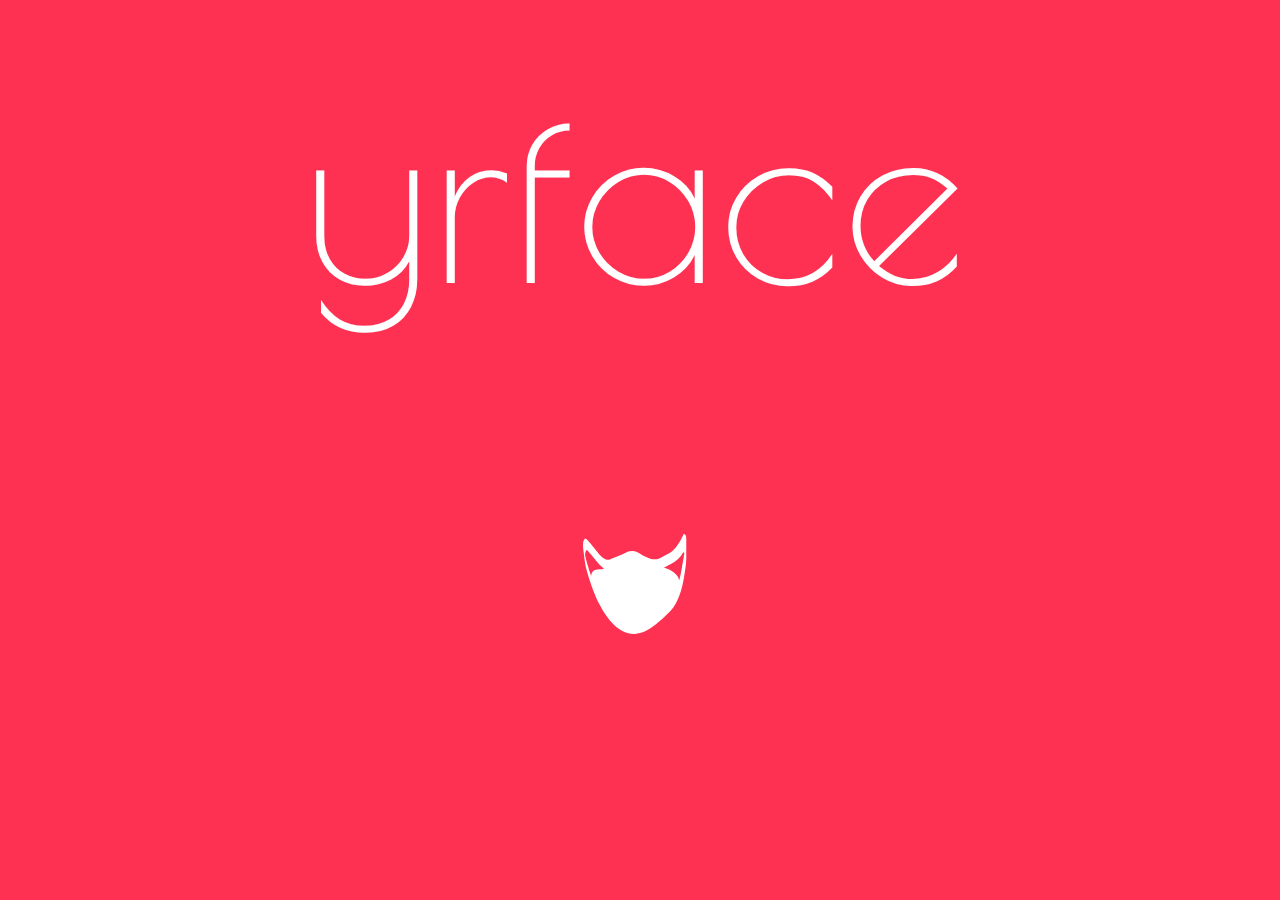
<file: animation/index.html>
<!DOCTYPE html>
<html>
  <head>
    <title>Animation Activity</title>
    <link rel="stylesheet" type="text/css" href="assets/main.css" />
    <link rel="preconnect" href="https://fonts.googleapis.com" />
    <link rel="preconnect" href="https://fonts.gstatic.com" crossorigin />
    <link
      href="https://fonts.googleapis.com/css2?family=Poiret+One&family=Shizuru&display=swap"
      rel="stylesheet"
    />
  </head>
  <body>
    <div class="container">
      <div class="item">yrface</div>
      <svg
        id="yin-yang"
        id="ARTWORK"
        xmlns="http://www.w3.org/2000/svg"
        viewBox="0 0 244.48 236.36"
      >
        <path
          d="M491.32,256.72A4.24,4.24,0,0,0,488,255.1h-.68l-.25.64c-.13.34-13.87,34.8-33.59,44.61-4.26,2.12-8,4.2-11.35,6-15.9,8.79-23.88,13.21-45.93,2-3.8-1.93-7-3.89-9.85-5.62-7-4.25-12.51-7.62-21.35-7.27a37.78,37.78,0,0,0-16,4.62l-.11,0c-7.33,3.67-15.63,7-26.14,11.22-3.07,1.23-6.31,2.53-9.74,3.93-9.36,3.8-20.09-6.63-27.33-14.81-2.41-2.72-6-7.27-9.8-12.08-11-13.91-17.86-22.38-20.72-22.65a1.54,1.54,0,0,0-1.2.37c-4.62,4-5.25,14.18-3.51,27.26.08.75.18,1.51.28,2.28,0,.39.1.78.14,1.17l.15,1.2c0,.36.09.73.14,1.1s.1.82.15,1.23.09.71.13,1.06l.15,1.21.15,1.19c0,.36.09.73.13,1.09l.15,1.2c0,.37.09.75.14,1.13s.1.77.14,1.16.1.78.15,1.18.09.76.14,1.14.09.72.14,1.09.1.83.15,1.25.09.74.14,1.11.1.8.15,1.2c4,34.69,27.76,93.43,35.2,106,.57,1,1.29,2.27,2.2,3.93,9,16.28,36.3,65.84,79.53,66.06h.24c29.61,0,59.06-28.3,76.68-45.23,2.58-2.48,4.81-4.62,6.74-6.39,11.82-10.8,26.93-37,33.88-78.33l.51-3.06c3-17.7,5.58-34.48,5.47-46.12,0-.68,0-1.34,0-2s0-1.34,0-2,0-1.32,0-2,0-1.35,0-2,0-1.34,0-2,0-1.33,0-2,0-1.35,0-2,0-1.34,0-2,0-1.35,0-2,0-1.35,0-2,0-1.35,0-2,0-1.33,0-2,0-1.35,0-2,0-1.34,0-2,0-1.33,0-2,0-1.37,0-2,0-1.35,0-2,0-1.36,0-2,0-1.33,0-2,0-1.36,0-2C494.17,264.84,493.44,259.25,491.32,256.72Zm-2.4,42.91c.08.09.14.19.21.28-1.33,8.94-2.91,18-4.27,25.78-.82,4.68-1.59,9.1-2.2,12.83a235.72,235.72,0,0,1-5.81,26.53,30.28,30.28,0,0,0-3.85-9.8c-1.92-3.12-3.82-4.89-7.23-8.07-8.63-8-16.47-10.81-24.82-12.6,1.64-.84,3.33-1.74,5.11-2.7,3.31-1.77,7.06-3.78,11.28-5.82a68.87,68.87,0,0,0,29.42-27.7A3.46,3.46,0,0,1,488.92,299.63ZM277.3,314.22c3.81,4.68,7.41,9.09,9.85,11.76a75.74,75.74,0,0,0,12.11,11c-3.55.69-7.14,1.24-10.76,1.59-6.13.6-12.14,1.77-14.7,4.15-3.16,2.94-4.75,6.87-5.2,11.45-2.48-7.12-4.92-14.56-7.14-22-3-10-5.33-19-7-26.93.12-6,1.32-10.16,3.64-12.24C260.58,293.72,271,306.52,277.3,314.22Z"
          transform="translate(-249.52 -255.1)"
        />
      </svg>
    </div>
  </body>
</html>
</file>
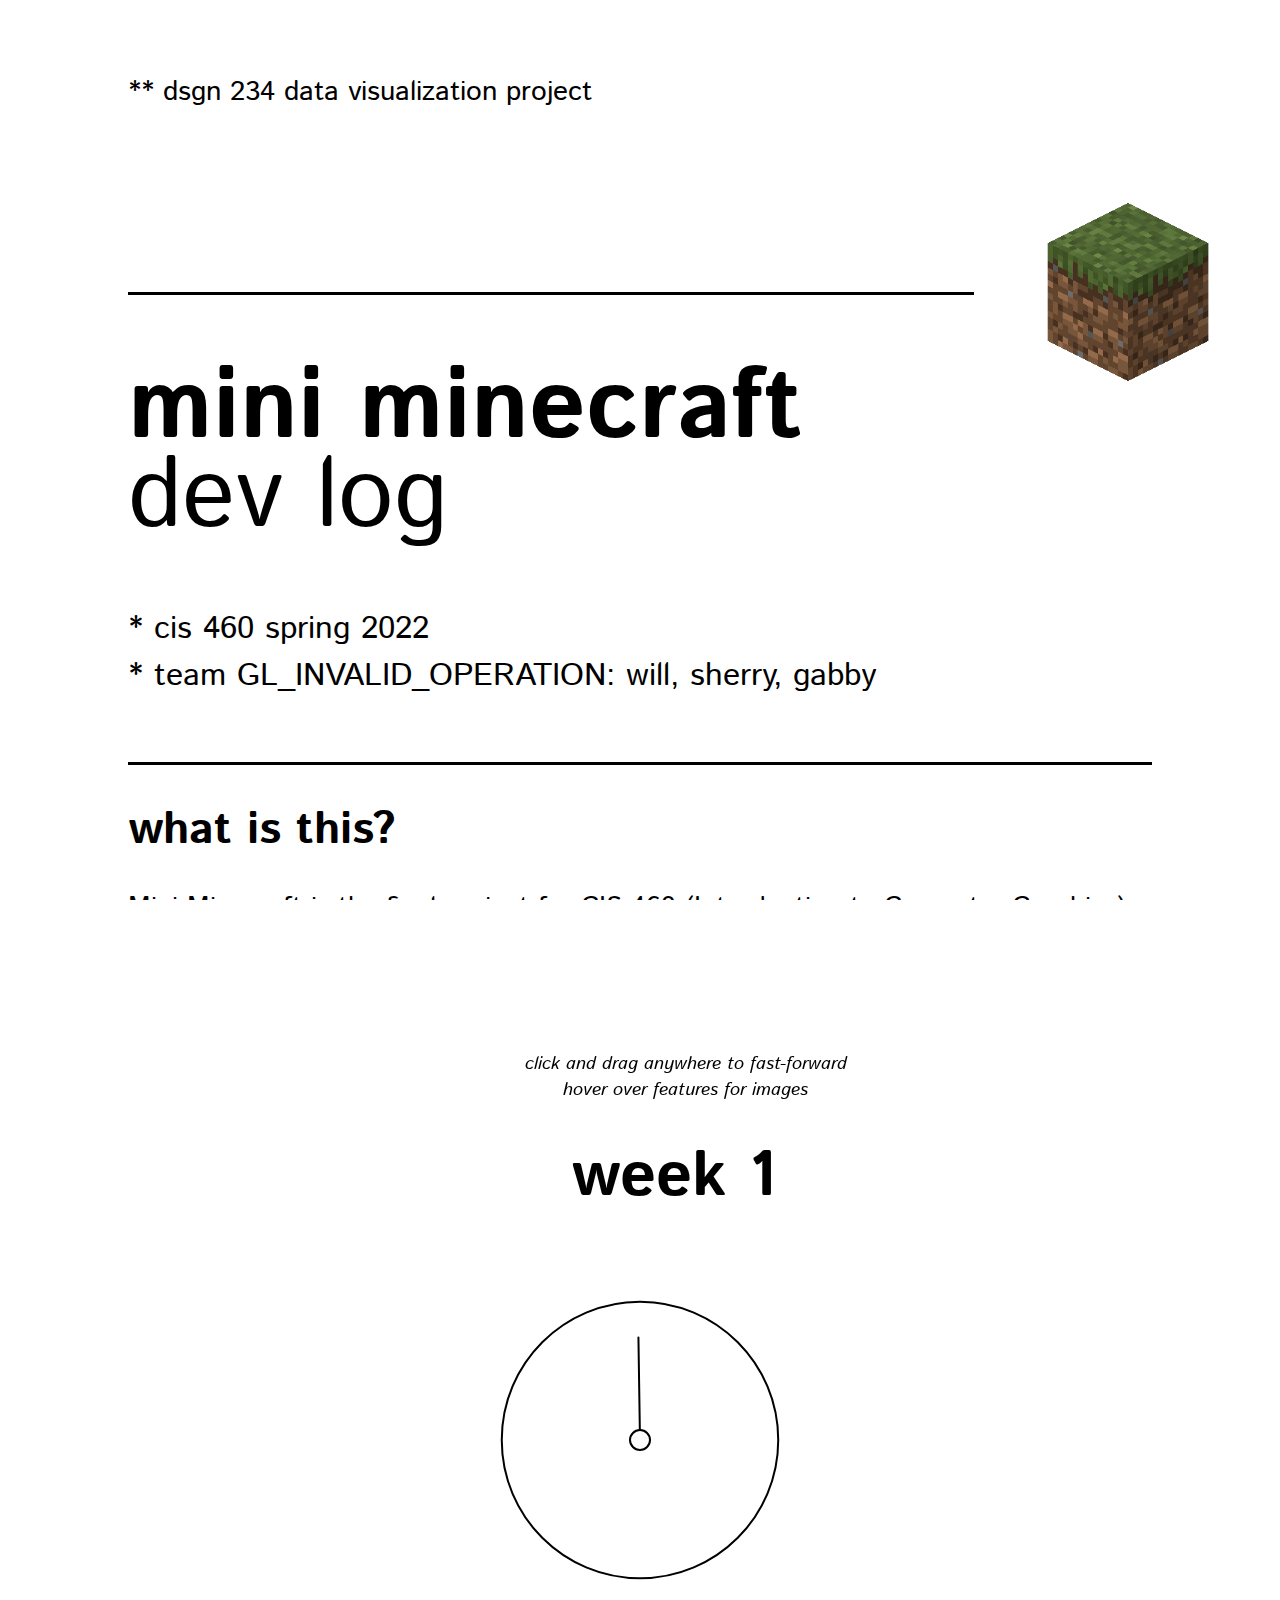
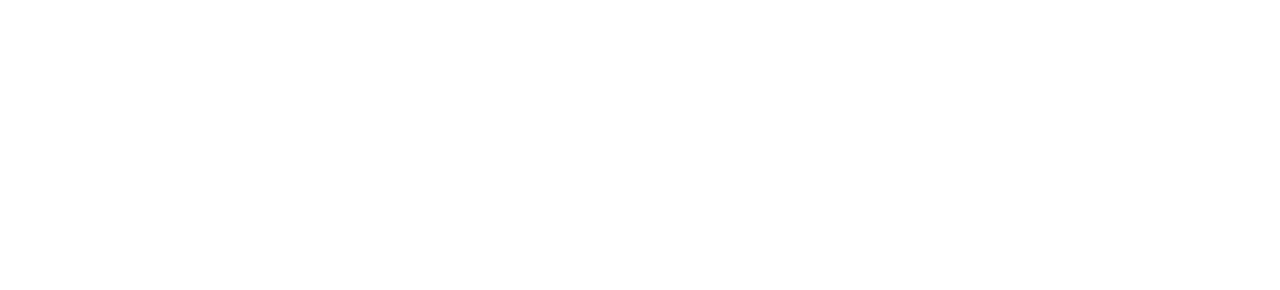
<file: data/index.html>
<!DOCTYPE html>
<html>
  <head>
    <meta charset="UTF-8" />
    <title>mc devlog</title>
    <link rel="preconnect" href="https://fonts.googleapis.com" />
    <link rel="preconnect" href="https://fonts.gstatic.com" crossorigin />
    <link
      href="https://fonts.googleapis.com/css2?family=Istok+Web:ital,wght@0,400;0,700;1,400&display=swap"
      rel="stylesheet"
    />
    <link rel="stylesheet" type="text/css" href="main.css" />
  </head>
  <body>
    <div class="title-container" id="parent1">
      <div class="two34">** dsgn 234 data visualization project</div>
      <div class="line-container1">
        <div class="line"></div>
        <div class="image"><img src="assets/grass.webp" height="100%" /></div>
      </div>
      <div class="mainheader-bold"><b>mini minecraft</b><br />dev log</div>
      <div class="small1">
        * cis 460 spring 2022<br />* team GL_INVALID_OPERATION: will, sherry,
        gabby
      </div>
      <div class="line2"></div>
      <div class="about">what is this?</div>
      <div class="about2">
        Mini Minecraft is the final project for CIS 460 (Introduction to
        Computer Graphics), where students work in groups of three to create a
        miniature version of Minecraft. The project is completed over the course
        of 3 milestones, each a week or so long, and in each one new features
        must be added. In the final week, all non-mandatory features are
        added.<br /><br />
        This webpage shows my group's progress working on the project.
      </div>

      <div class="line2"></div>
    </div>
    <div class="week1chunking">
      march 29 :<br />
      efficient terrain rendering & chunking<span> by sherry</span>
    </div>

    <div class="week1terrain">
      march 30 :<br />
      procedural terrain generation<span> by gabby</span>
    </div>
    <div class="week1physics">
      march 31 :<br />
      player physics/collision detection<span> by will</span>
    </div>
    <div class="week2caves">
      april 12 :<br />
      cave systems<span> by gabby</span>
    </div>
    <div class="week2thread">
      april 11 :<br />
      multithreaded chunk loading<span> by will</span>
    </div>
    <div class="week2texture">
      april 8 :<br />
      block texturing & texture animations<span> by sherry</span>
    </div>

    <!-- WEEK 3 STUFF -->
    <div class="week3-rivers">
      april 19 :<br />
      L-system rivers<span> by will</span>
    </div>
    <div class="week3-blinn">
      april 17 :<br />
      Blinn-phong & worley water shading<span> by sherry</span>
    </div>
    <div class="week3-wavy">
      april 22 :<br />
      wavy textures & water overlay<span> by sherry</span>
    </div>
    <div class="week3-cross">
      april 21:<br />
      crosshair & block face outlines<span> by will</span>
    </div>
    <div class="week3-fog">
      april 16 :<br />
      distance fog<span> by gabby</span>
    </div>
    <div class="week3-day">
      april 21 :<br />
      day/night cycle<span> by sherry</span>
    </div>

    <!-- ENDGAME STUFF -->
    <div class="end-proc">
      april 24 :<br />
      procedurally placed assets<span> by gabby</span>
    </div>
    <div class="end-xblock">
      april 24 :<br />
      x-shaped block texturing<span> by gabby</span>
    </div>
    <div class="end-shadows">
      april 25 :<br />
      shadow mapping<span> by sherry</span>
    </div>
    <div class="end-biomes">
      april 25:<br />
      eight biomes & interpolation<span> by gabby</span>
    </div>
    <div class="end-rain">
      april 26 :<br />
      rain, snow, lightning<span> by sherry</span>
    </div>
    <div class="end-inv">
      april 26 :<br />
      inventory, crafting, and chests<span> by will</span>
    </div>

    <div class="miniheader1">week 1</div>
    <div class="miniheader2">week 2</div>
    <div class="miniheader3">week 3</div>
    <div class="miniheader4">final 4 days</div>
    <div class="note">
      click and drag anywhere to fast-forward<br />
      hover over features for images
    </div>
    <script src="p5.min.js" type="text/javascript"></script>
    <script src="sketch.js" type="text/javascript"></script>
  </body>
</html>
</file>
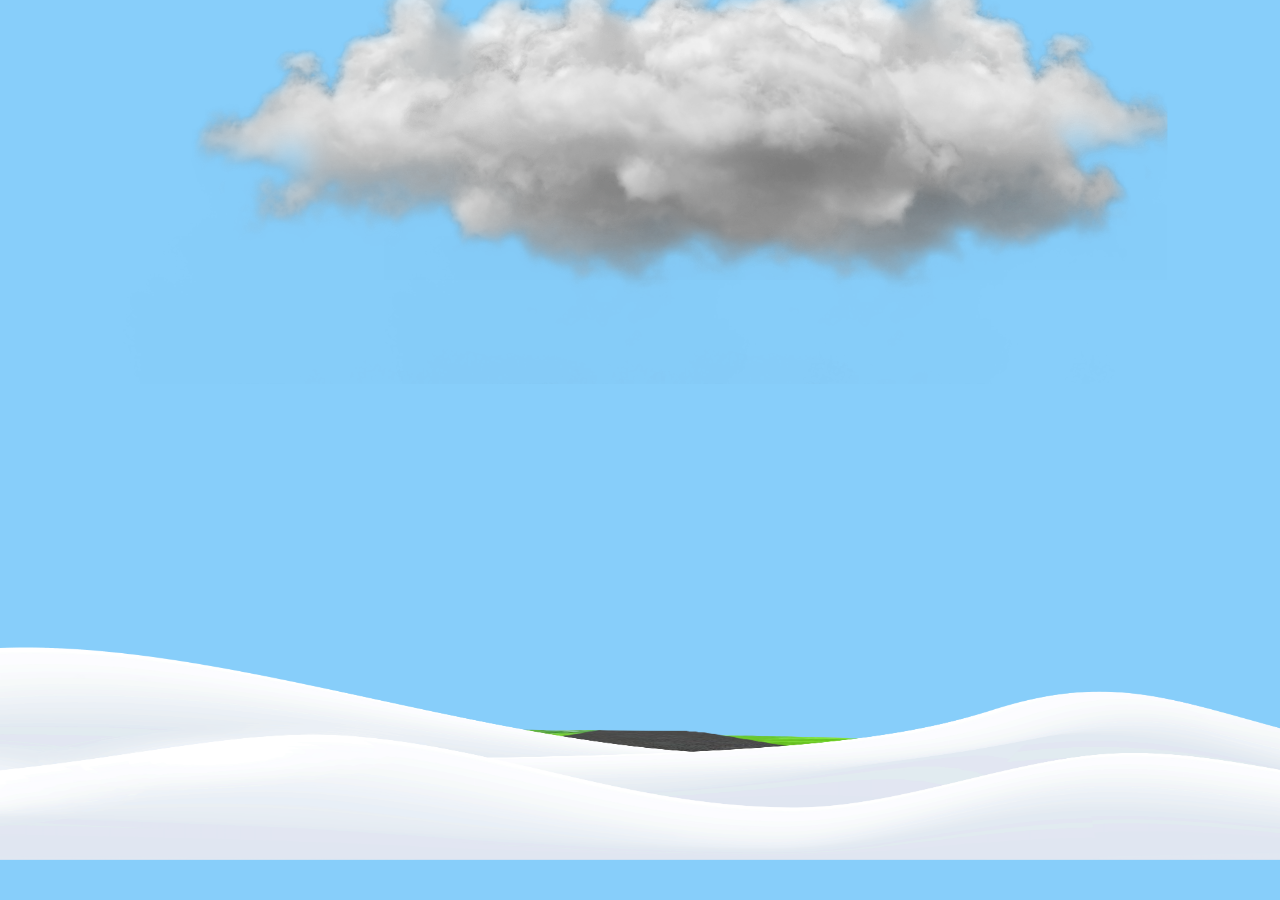
<file: hover/index.html>
<!DOCTYPE html>
<html lang="en">
  <head>
    <title>The Weather</title>
    <link rel="stylesheet" type="text/css" href="assets/main.css" />
    <link rel="icon" href="assets/favicon.png" type="image/x-icon" />
  </head>

  <body>
    <div class="content">
      <img class="cloud1" src="assets/cloud.png" alt="cloud" />
      <img class="cloud2" src="assets/cloud2.png" alt="cloud 2" />
      <img class="cloud3" src="assets/cloud2.png" alt="cloud 3" />
      <img class="snow" src="assets/snow.png" alt="snowy ground" />
      <img class="roadground" src="assets/road.png" alt="dry ground" />
      <img class="sun" src="assets/sun.png" alt="sun" />
    </div>
  </body>
</html>
</file>
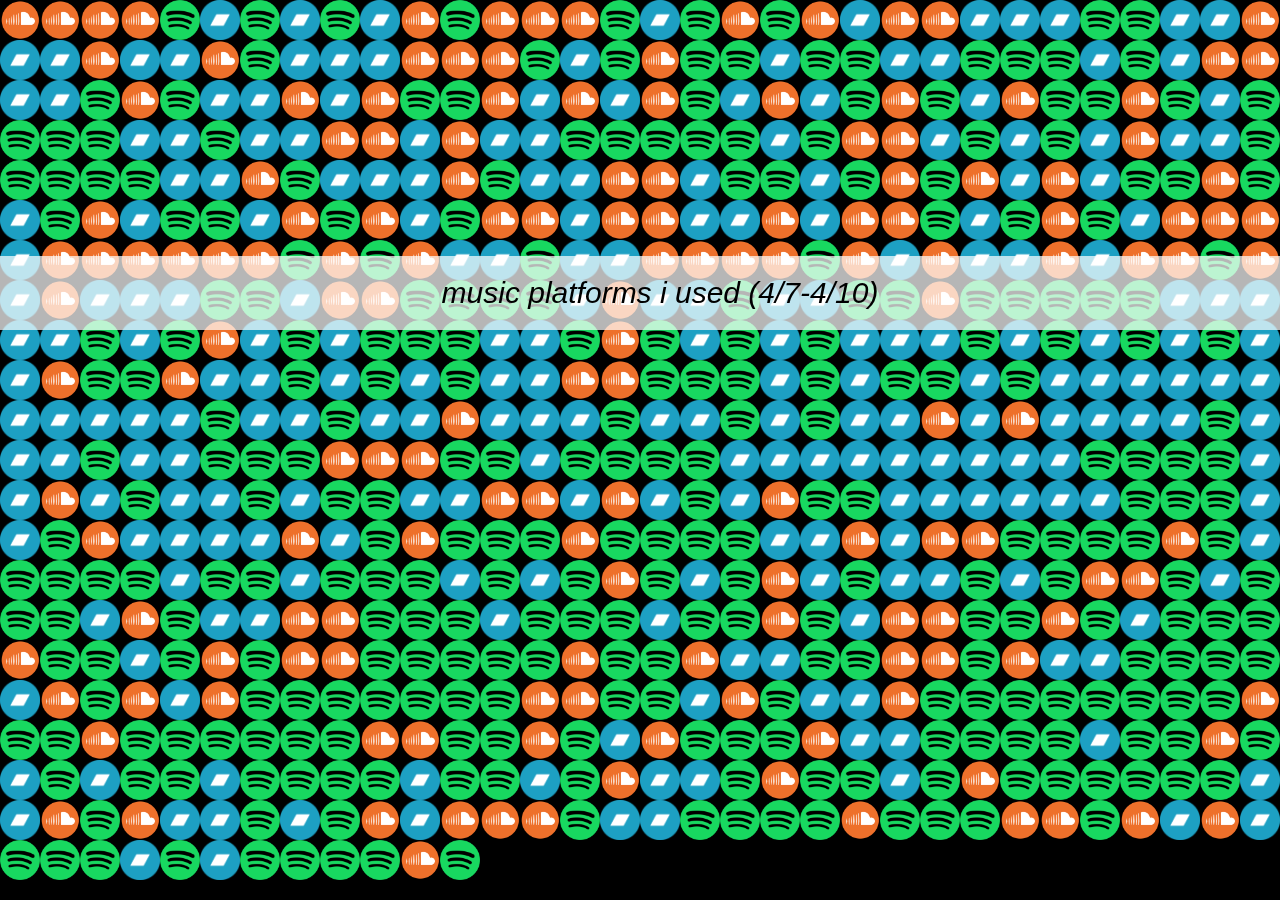
<file: jsobjects/index.html>
<!DOCTYPE html>
<html>
  <head>
    <meta charset="utf-8" />
    <meta name="viewport" content="width=device-width, initial-scale=1" />
    <link rel="stylesheet" type="text/css" href="main.css" />
    <title>JavaScript Demos</title>
  </head>
  <body>
    <div class="next">music platforms i used (4/7-4/10)</div>

    <div class="garden"></div>
    <script src="main.js" type="text/javascript"></script>
  </body>
</html>
</file>
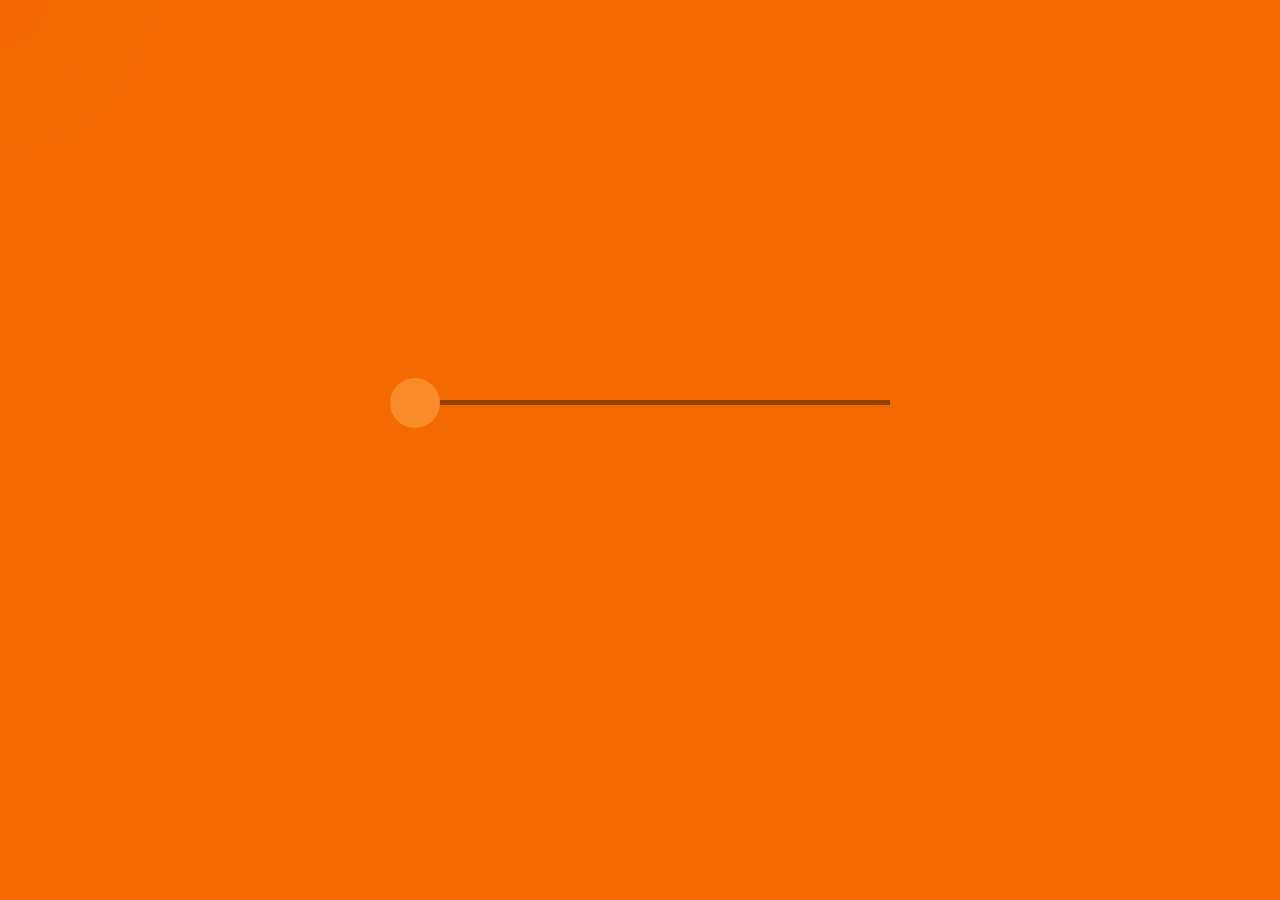
<file: p5hw/index.html>
<!DOCTYPE html>
<html>
  <head>
    <meta charset="UTF-8" />
    <title>Generator</title>
    <link rel="preconnect" href="https://fonts.googleapis.com" />
    <link rel="preconnect" href="https://fonts.gstatic.com" crossorigin />
    <link
      href="https://fonts.googleapis.com/css2?family=Inconsolata:wght@200&display=swap"
      rel="stylesheet"
    />
    <link rel="stylesheet" type="text/css" href="main.css" />
  </head>
  <body>
    <div class="container"></div>

    <script src="p5.min.js" type="text/javascript"></script>
    <script src="sketch.js" type="text/javascript"></script>
  </body>
</html>
</file>
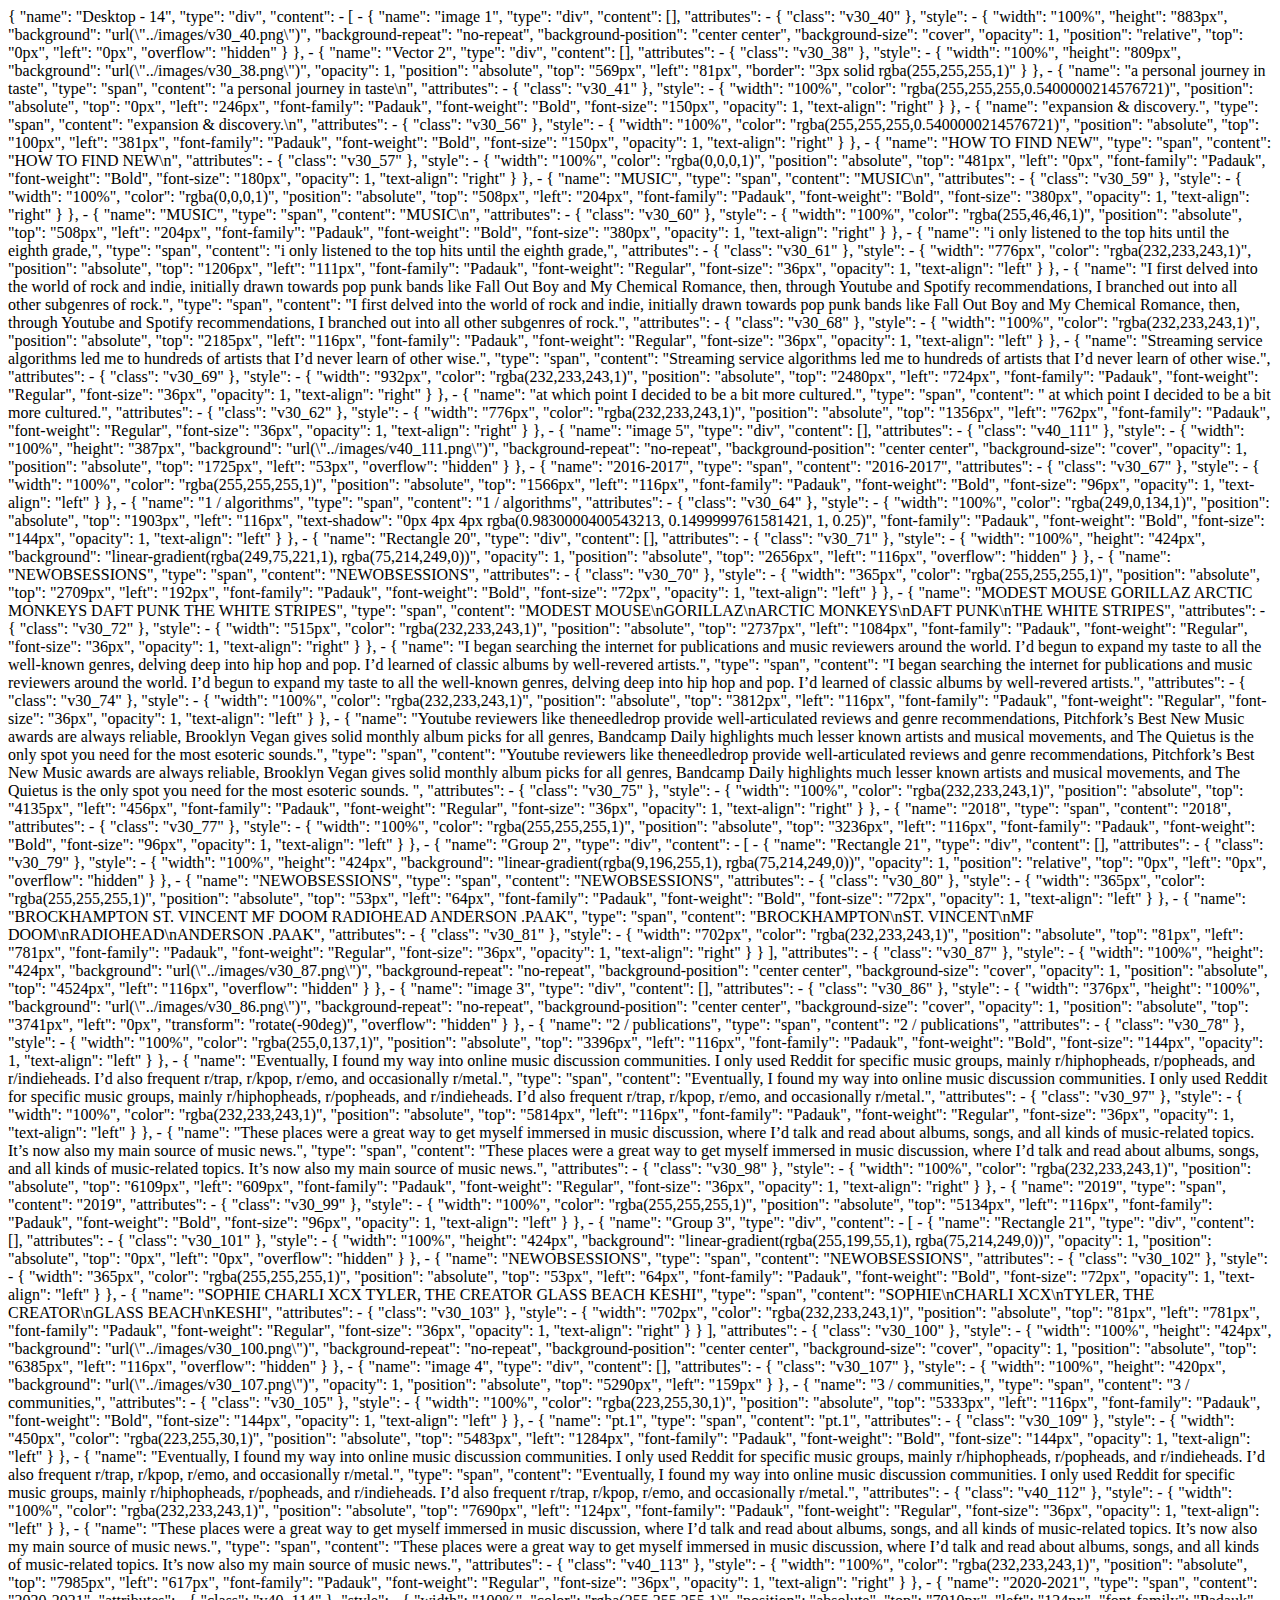
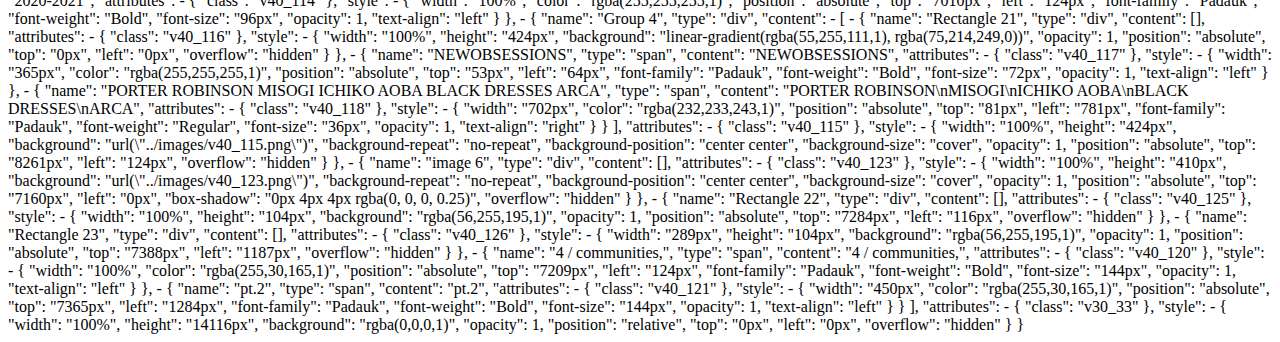
<file: explainer/huh.html>
<!DOCTYPE html>
{ "name": "Desktop - 14", "type": "div", "content": - [ - { "name": "image 1",
"type": "div", "content": [], "attributes": - { "class": "v30_40" }, "style": -
{ "width": "100%", "height": "883px", "background":
"url(\"../images/v30_40.png\")", "background-repeat": "no-repeat",
"background-position": "center center", "background-size": "cover", "opacity":
1, "position": "relative", "top": "0px", "left": "0px", "overflow": "hidden" }
}, - { "name": "Vector 2", "type": "div", "content": [], "attributes": - {
"class": "v30_38" }, "style": - { "width": "100%", "height": "809px",
"background": "url(\"../images/v30_38.png\")", "opacity": 1, "position":
"absolute", "top": "569px", "left": "81px", "border": "3px solid
rgba(255,255,255,1)" } }, - { "name": "a personal journey in taste", "type":
"span", "content": "a personal journey in taste\n", "attributes": - { "class":
"v30_41" }, "style": - { "width": "100%", "color":
"rgba(255,255,255,0.5400000214576721)", "position": "absolute", "top": "0px",
"left": "246px", "font-family": "Padauk", "font-weight": "Bold", "font-size":
"150px", "opacity": 1, "text-align": "right" } }, - { "name": "expansion &
discovery.", "type": "span", "content": "expansion & discovery.\n",
"attributes": - { "class": "v30_56" }, "style": - { "width": "100%", "color":
"rgba(255,255,255,0.5400000214576721)", "position": "absolute", "top": "100px",
"left": "381px", "font-family": "Padauk", "font-weight": "Bold", "font-size":
"150px", "opacity": 1, "text-align": "right" } }, - { "name": "HOW TO FIND NEW",
"type": "span", "content": "HOW TO FIND NEW\n", "attributes": - { "class":
"v30_57" }, "style": - { "width": "100%", "color": "rgba(0,0,0,1)", "position":
"absolute", "top": "481px", "left": "0px", "font-family": "Padauk",
"font-weight": "Bold", "font-size": "180px", "opacity": 1, "text-align": "right"
} }, - { "name": "MUSIC", "type": "span", "content": "MUSIC\n", "attributes": -
{ "class": "v30_59" }, "style": - { "width": "100%", "color": "rgba(0,0,0,1)",
"position": "absolute", "top": "508px", "left": "204px", "font-family":
"Padauk", "font-weight": "Bold", "font-size": "380px", "opacity": 1,
"text-align": "right" } }, - { "name": "MUSIC", "type": "span", "content":
"MUSIC\n", "attributes": - { "class": "v30_60" }, "style": - { "width": "100%",
"color": "rgba(255,46,46,1)", "position": "absolute", "top": "508px", "left":
"204px", "font-family": "Padauk", "font-weight": "Bold", "font-size": "380px",
"opacity": 1, "text-align": "right" } }, - { "name": "i only listened to the top
hits until the eighth grade,", "type": "span", "content": "i only listened to
the top hits until the eighth grade,", "attributes": - { "class": "v30_61" },
"style": - { "width": "776px", "color": "rgba(232,233,243,1)", "position":
"absolute", "top": "1206px", "left": "111px", "font-family": "Padauk",
"font-weight": "Regular", "font-size": "36px", "opacity": 1, "text-align":
"left" } }, - { "name": "I first delved into the world of rock and indie,
initially drawn towards pop punk bands like Fall Out Boy and My Chemical
Romance, then, through Youtube and Spotify recommendations, I branched out into
all other subgenres of rock.", "type": "span", "content": "I first delved into
the world of rock and indie, initially drawn towards pop punk bands like Fall
Out Boy and My Chemical Romance, then, through Youtube and Spotify
recommendations, I branched out into all other subgenres of rock.",
"attributes": - { "class": "v30_68" }, "style": - { "width": "100%", "color":
"rgba(232,233,243,1)", "position": "absolute", "top": "2185px", "left": "116px",
"font-family": "Padauk", "font-weight": "Regular", "font-size": "36px",
"opacity": 1, "text-align": "left" } }, - { "name": "Streaming service
algorithms led me to hundreds of artists that I’d never learn of other wise.",
"type": "span", "content": "Streaming service algorithms led me to hundreds of
artists that I’d never learn of other wise.", "attributes": - { "class":
"v30_69" }, "style": - { "width": "932px", "color": "rgba(232,233,243,1)",
"position": "absolute", "top": "2480px", "left": "724px", "font-family":
"Padauk", "font-weight": "Regular", "font-size": "36px", "opacity": 1,
"text-align": "right" } }, - { "name": "at which point I decided to be a bit
more cultured.", "type": "span", "content": " at which point I decided to be a
bit more cultured.", "attributes": - { "class": "v30_62" }, "style": - {
"width": "776px", "color": "rgba(232,233,243,1)", "position": "absolute", "top":
"1356px", "left": "762px", "font-family": "Padauk", "font-weight": "Regular",
"font-size": "36px", "opacity": 1, "text-align": "right" } }, - { "name": "image
5", "type": "div", "content": [], "attributes": - { "class": "v40_111" },
"style": - { "width": "100%", "height": "387px", "background":
"url(\"../images/v40_111.png\")", "background-repeat": "no-repeat",
"background-position": "center center", "background-size": "cover", "opacity":
1, "position": "absolute", "top": "1725px", "left": "53px", "overflow": "hidden"
} }, - { "name": "2016-2017", "type": "span", "content": "2016-2017",
"attributes": - { "class": "v30_67" }, "style": - { "width": "100%", "color":
"rgba(255,255,255,1)", "position": "absolute", "top": "1566px", "left": "116px",
"font-family": "Padauk", "font-weight": "Bold", "font-size": "96px", "opacity":
1, "text-align": "left" } }, - { "name": "1 / algorithms", "type": "span",
"content": "1 / algorithms", "attributes": - { "class": "v30_64" }, "style": - {
"width": "100%", "color": "rgba(249,0,134,1)", "position": "absolute", "top":
"1903px", "left": "116px", "text-shadow": "0px 4px 4px rgba(0.9830000400543213,
0.1499999761581421, 1, 0.25)", "font-family": "Padauk", "font-weight": "Bold",
"font-size": "144px", "opacity": 1, "text-align": "left" } }, - { "name":
"Rectangle 20", "type": "div", "content": [], "attributes": - { "class":
"v30_71" }, "style": - { "width": "100%", "height": "424px", "background":
"linear-gradient(rgba(249,75,221,1), rgba(75,214,249,0))", "opacity": 1,
"position": "absolute", "top": "2656px", "left": "116px", "overflow": "hidden" }
}, - { "name": "NEWOBSESSIONS", "type": "span", "content": "NEWOBSESSIONS",
"attributes": - { "class": "v30_70" }, "style": - { "width": "365px", "color":
"rgba(255,255,255,1)", "position": "absolute", "top": "2709px", "left": "192px",
"font-family": "Padauk", "font-weight": "Bold", "font-size": "72px", "opacity":
1, "text-align": "left" } }, - { "name": "MODEST MOUSE GORILLAZ ARCTIC MONKEYS
DAFT PUNK THE WHITE STRIPES", "type": "span", "content": "MODEST
MOUSE\nGORILLAZ\nARCTIC MONKEYS\nDAFT PUNK\nTHE WHITE STRIPES", "attributes": -
{ "class": "v30_72" }, "style": - { "width": "515px", "color":
"rgba(232,233,243,1)", "position": "absolute", "top": "2737px", "left":
"1084px", "font-family": "Padauk", "font-weight": "Regular", "font-size":
"36px", "opacity": 1, "text-align": "right" } }, - { "name": "I began searching
the internet for publications and music reviewers around the world. I’d begun to
expand my taste to all the well-known genres, delving deep into hip hop and pop.
I’d learned of classic albums by well-revered artists.", "type": "span",
"content": "I began searching the internet for publications and music reviewers
around the world. I’d begun to expand my taste to all the well-known genres,
delving deep into hip hop and pop. I’d learned of classic albums by well-revered
artists.", "attributes": - { "class": "v30_74" }, "style": - { "width": "100%",
"color": "rgba(232,233,243,1)", "position": "absolute", "top": "3812px", "left":
"116px", "font-family": "Padauk", "font-weight": "Regular", "font-size": "36px",
"opacity": 1, "text-align": "left" } }, - { "name": "Youtube reviewers like
theneedledrop provide well-articulated reviews and genre recommendations,
Pitchfork’s Best New Music awards are always reliable, Brooklyn Vegan gives
solid monthly album picks for all genres, Bandcamp Daily highlights much lesser
known artists and musical movements, and The Quietus is the only spot you need
for the most esoteric sounds.", "type": "span", "content": "Youtube reviewers
like theneedledrop provide well-articulated reviews and genre recommendations,
Pitchfork’s Best New Music awards are always reliable, Brooklyn Vegan gives
solid monthly album picks for all genres, Bandcamp Daily highlights much lesser
known artists and musical movements, and The Quietus is the only spot you need
for the most esoteric sounds. ", "attributes": - { "class": "v30_75" }, "style":
- { "width": "100%", "color": "rgba(232,233,243,1)", "position": "absolute",
"top": "4135px", "left": "456px", "font-family": "Padauk", "font-weight":
"Regular", "font-size": "36px", "opacity": 1, "text-align": "right" } }, - {
"name": "2018", "type": "span", "content": "2018", "attributes": - { "class":
"v30_77" }, "style": - { "width": "100%", "color": "rgba(255,255,255,1)",
"position": "absolute", "top": "3236px", "left": "116px", "font-family":
"Padauk", "font-weight": "Bold", "font-size": "96px", "opacity": 1,
"text-align": "left" } }, - { "name": "Group 2", "type": "div", "content": - [ -
{ "name": "Rectangle 21", "type": "div", "content": [], "attributes": - {
"class": "v30_79" }, "style": - { "width": "100%", "height": "424px",
"background": "linear-gradient(rgba(9,196,255,1), rgba(75,214,249,0))",
"opacity": 1, "position": "relative", "top": "0px", "left": "0px", "overflow":
"hidden" } }, - { "name": "NEWOBSESSIONS", "type": "span", "content":
"NEWOBSESSIONS", "attributes": - { "class": "v30_80" }, "style": - { "width":
"365px", "color": "rgba(255,255,255,1)", "position": "absolute", "top": "53px",
"left": "64px", "font-family": "Padauk", "font-weight": "Bold", "font-size":
"72px", "opacity": 1, "text-align": "left" } }, - { "name": "BROCKHAMPTON ST.
VINCENT MF DOOM RADIOHEAD ANDERSON .PAAK", "type": "span", "content":
"BROCKHAMPTON\nST. VINCENT\nMF DOOM\nRADIOHEAD\nANDERSON .PAAK", "attributes": -
{ "class": "v30_81" }, "style": - { "width": "702px", "color":
"rgba(232,233,243,1)", "position": "absolute", "top": "81px", "left": "781px",
"font-family": "Padauk", "font-weight": "Regular", "font-size": "36px",
"opacity": 1, "text-align": "right" } } ], "attributes": - { "class": "v30_87"
}, "style": - { "width": "100%", "height": "424px", "background":
"url(\"../images/v30_87.png\")", "background-repeat": "no-repeat",
"background-position": "center center", "background-size": "cover", "opacity":
1, "position": "absolute", "top": "4524px", "left": "116px", "overflow":
"hidden" } }, - { "name": "image 3", "type": "div", "content": [], "attributes":
- { "class": "v30_86" }, "style": - { "width": "376px", "height": "100%",
"background": "url(\"../images/v30_86.png\")", "background-repeat": "no-repeat",
"background-position": "center center", "background-size": "cover", "opacity":
1, "position": "absolute", "top": "3741px", "left": "0px", "transform":
"rotate(-90deg)", "overflow": "hidden" } }, - { "name": "2 / publications",
"type": "span", "content": "2 / publications", "attributes": - { "class":
"v30_78" }, "style": - { "width": "100%", "color": "rgba(255,0,137,1)",
"position": "absolute", "top": "3396px", "left": "116px", "font-family":
"Padauk", "font-weight": "Bold", "font-size": "144px", "opacity": 1,
"text-align": "left" } }, - { "name": "Eventually, I found my way into online
music discussion communities. I only used Reddit for specific music groups,
mainly r/hiphopheads, r/popheads, and r/indieheads. I’d also frequent r/trap,
r/kpop, r/emo, and occasionally r/metal.", "type": "span", "content":
"Eventually, I found my way into online music discussion communities. I only
used Reddit for specific music groups, mainly r/hiphopheads, r/popheads, and
r/indieheads. I’d also frequent r/trap, r/kpop, r/emo, and occasionally
r/metal.", "attributes": - { "class": "v30_97" }, "style": - { "width": "100%",
"color": "rgba(232,233,243,1)", "position": "absolute", "top": "5814px", "left":
"116px", "font-family": "Padauk", "font-weight": "Regular", "font-size": "36px",
"opacity": 1, "text-align": "left" } }, - { "name": "These places were a great
way to get myself immersed in music discussion, where I’d talk and read about
albums, songs, and all kinds of music-related topics. It’s now also my main
source of music news.", "type": "span", "content": "These places were a great
way to get myself immersed in music discussion, where I’d talk and read about
albums, songs, and all kinds of music-related topics. It’s now also my main
source of music news.", "attributes": - { "class": "v30_98" }, "style": - {
"width": "100%", "color": "rgba(232,233,243,1)", "position": "absolute", "top":
"6109px", "left": "609px", "font-family": "Padauk", "font-weight": "Regular",
"font-size": "36px", "opacity": 1, "text-align": "right" } }, - { "name":
"2019", "type": "span", "content": "2019", "attributes": - { "class": "v30_99"
}, "style": - { "width": "100%", "color": "rgba(255,255,255,1)", "position":
"absolute", "top": "5134px", "left": "116px", "font-family": "Padauk",
"font-weight": "Bold", "font-size": "96px", "opacity": 1, "text-align": "left" }
}, - { "name": "Group 3", "type": "div", "content": - [ - { "name": "Rectangle
21", "type": "div", "content": [], "attributes": - { "class": "v30_101" },
"style": - { "width": "100%", "height": "424px", "background":
"linear-gradient(rgba(255,199,55,1), rgba(75,214,249,0))", "opacity": 1,
"position": "absolute", "top": "0px", "left": "0px", "overflow": "hidden" } }, -
{ "name": "NEWOBSESSIONS", "type": "span", "content": "NEWOBSESSIONS",
"attributes": - { "class": "v30_102" }, "style": - { "width": "365px", "color":
"rgba(255,255,255,1)", "position": "absolute", "top": "53px", "left": "64px",
"font-family": "Padauk", "font-weight": "Bold", "font-size": "72px", "opacity":
1, "text-align": "left" } }, - { "name": "SOPHIE CHARLI XCX TYLER, THE CREATOR
GLASS BEACH KESHI", "type": "span", "content": "SOPHIE\nCHARLI XCX\nTYLER, THE
CREATOR\nGLASS BEACH\nKESHI", "attributes": - { "class": "v30_103" }, "style": -
{ "width": "702px", "color": "rgba(232,233,243,1)", "position": "absolute",
"top": "81px", "left": "781px", "font-family": "Padauk", "font-weight":
"Regular", "font-size": "36px", "opacity": 1, "text-align": "right" } } ],
"attributes": - { "class": "v30_100" }, "style": - { "width": "100%", "height":
"424px", "background": "url(\"../images/v30_100.png\")", "background-repeat":
"no-repeat", "background-position": "center center", "background-size": "cover",
"opacity": 1, "position": "absolute", "top": "6385px", "left": "116px",
"overflow": "hidden" } }, - { "name": "image 4", "type": "div", "content": [],
"attributes": - { "class": "v30_107" }, "style": - { "width": "100%", "height":
"420px", "background": "url(\"../images/v30_107.png\")", "opacity": 1,
"position": "absolute", "top": "5290px", "left": "159px" } }, - { "name": "3 /
communities,", "type": "span", "content": "3 / communities,", "attributes": - {
"class": "v30_105" }, "style": - { "width": "100%", "color":
"rgba(223,255,30,1)", "position": "absolute", "top": "5333px", "left": "116px",
"font-family": "Padauk", "font-weight": "Bold", "font-size": "144px", "opacity":
1, "text-align": "left" } }, - { "name": "pt.1", "type": "span", "content":
"pt.1", "attributes": - { "class": "v30_109" }, "style": - { "width": "450px",
"color": "rgba(223,255,30,1)", "position": "absolute", "top": "5483px", "left":
"1284px", "font-family": "Padauk", "font-weight": "Bold", "font-size": "144px",
"opacity": 1, "text-align": "left" } }, - { "name": "Eventually, I found my way
into online music discussion communities. I only used Reddit for specific music
groups, mainly r/hiphopheads, r/popheads, and r/indieheads. I’d also frequent
r/trap, r/kpop, r/emo, and occasionally r/metal.", "type": "span", "content":
"Eventually, I found my way into online music discussion communities. I only
used Reddit for specific music groups, mainly r/hiphopheads, r/popheads, and
r/indieheads. I’d also frequent r/trap, r/kpop, r/emo, and occasionally
r/metal.", "attributes": - { "class": "v40_112" }, "style": - { "width": "100%",
"color": "rgba(232,233,243,1)", "position": "absolute", "top": "7690px", "left":
"124px", "font-family": "Padauk", "font-weight": "Regular", "font-size": "36px",
"opacity": 1, "text-align": "left" } }, - { "name": "These places were a great
way to get myself immersed in music discussion, where I’d talk and read about
albums, songs, and all kinds of music-related topics. It’s now also my main
source of music news.", "type": "span", "content": "These places were a great
way to get myself immersed in music discussion, where I’d talk and read about
albums, songs, and all kinds of music-related topics. It’s now also my main
source of music news.", "attributes": - { "class": "v40_113" }, "style": - {
"width": "100%", "color": "rgba(232,233,243,1)", "position": "absolute", "top":
"7985px", "left": "617px", "font-family": "Padauk", "font-weight": "Regular",
"font-size": "36px", "opacity": 1, "text-align": "right" } }, - { "name":
"2020-2021", "type": "span", "content": "2020-2021", "attributes": - { "class":
"v40_114" }, "style": - { "width": "100%", "color": "rgba(255,255,255,1)",
"position": "absolute", "top": "7010px", "left": "124px", "font-family":
"Padauk", "font-weight": "Bold", "font-size": "96px", "opacity": 1,
"text-align": "left" } }, - { "name": "Group 4", "type": "div", "content": - [ -
{ "name": "Rectangle 21", "type": "div", "content": [], "attributes": - {
"class": "v40_116" }, "style": - { "width": "100%", "height": "424px",
"background": "linear-gradient(rgba(55,255,111,1), rgba(75,214,249,0))",
"opacity": 1, "position": "absolute", "top": "0px", "left": "0px", "overflow":
"hidden" } }, - { "name": "NEWOBSESSIONS", "type": "span", "content":
"NEWOBSESSIONS", "attributes": - { "class": "v40_117" }, "style": - { "width":
"365px", "color": "rgba(255,255,255,1)", "position": "absolute", "top": "53px",
"left": "64px", "font-family": "Padauk", "font-weight": "Bold", "font-size":
"72px", "opacity": 1, "text-align": "left" } }, - { "name": "PORTER ROBINSON
MISOGI ICHIKO AOBA BLACK DRESSES ARCA", "type": "span", "content": "PORTER
ROBINSON\nMISOGI\nICHIKO AOBA\nBLACK DRESSES\nARCA", "attributes": - { "class":
"v40_118" }, "style": - { "width": "702px", "color": "rgba(232,233,243,1)",
"position": "absolute", "top": "81px", "left": "781px", "font-family": "Padauk",
"font-weight": "Regular", "font-size": "36px", "opacity": 1, "text-align":
"right" } } ], "attributes": - { "class": "v40_115" }, "style": - { "width":
"100%", "height": "424px", "background": "url(\"../images/v40_115.png\")",
"background-repeat": "no-repeat", "background-position": "center center",
"background-size": "cover", "opacity": 1, "position": "absolute", "top":
"8261px", "left": "124px", "overflow": "hidden" } }, - { "name": "image 6",
"type": "div", "content": [], "attributes": - { "class": "v40_123" }, "style": -
{ "width": "100%", "height": "410px", "background":
"url(\"../images/v40_123.png\")", "background-repeat": "no-repeat",
"background-position": "center center", "background-size": "cover", "opacity":
1, "position": "absolute", "top": "7160px", "left": "0px", "box-shadow": "0px
4px 4px rgba(0, 0, 0, 0.25)", "overflow": "hidden" } }, - { "name": "Rectangle
22", "type": "div", "content": [], "attributes": - { "class": "v40_125" },
"style": - { "width": "100%", "height": "104px", "background":
"rgba(56,255,195,1)", "opacity": 1, "position": "absolute", "top": "7284px",
"left": "116px", "overflow": "hidden" } }, - { "name": "Rectangle 23", "type":
"div", "content": [], "attributes": - { "class": "v40_126" }, "style": - {
"width": "289px", "height": "104px", "background": "rgba(56,255,195,1)",
"opacity": 1, "position": "absolute", "top": "7388px", "left": "1187px",
"overflow": "hidden" } }, - { "name": "4 / communities,", "type": "span",
"content": "4 / communities,", "attributes": - { "class": "v40_120" }, "style":
- { "width": "100%", "color": "rgba(255,30,165,1)", "position": "absolute",
"top": "7209px", "left": "124px", "font-family": "Padauk", "font-weight":
"Bold", "font-size": "144px", "opacity": 1, "text-align": "left" } }, - {
"name": "pt.2", "type": "span", "content": "pt.2", "attributes": - { "class":
"v40_121" }, "style": - { "width": "450px", "color": "rgba(255,30,165,1)",
"position": "absolute", "top": "7365px", "left": "1284px", "font-family":
"Padauk", "font-weight": "Bold", "font-size": "144px", "opacity": 1,
"text-align": "left" } } ], "attributes": - { "class": "v30_33" }, "style": - {
"width": "100%", "height": "14116px", "background": "rgba(0,0,0,1)", "opacity":
1, "position": "relative", "top": "0px", "left": "0px", "overflow": "hidden" } }
</file>
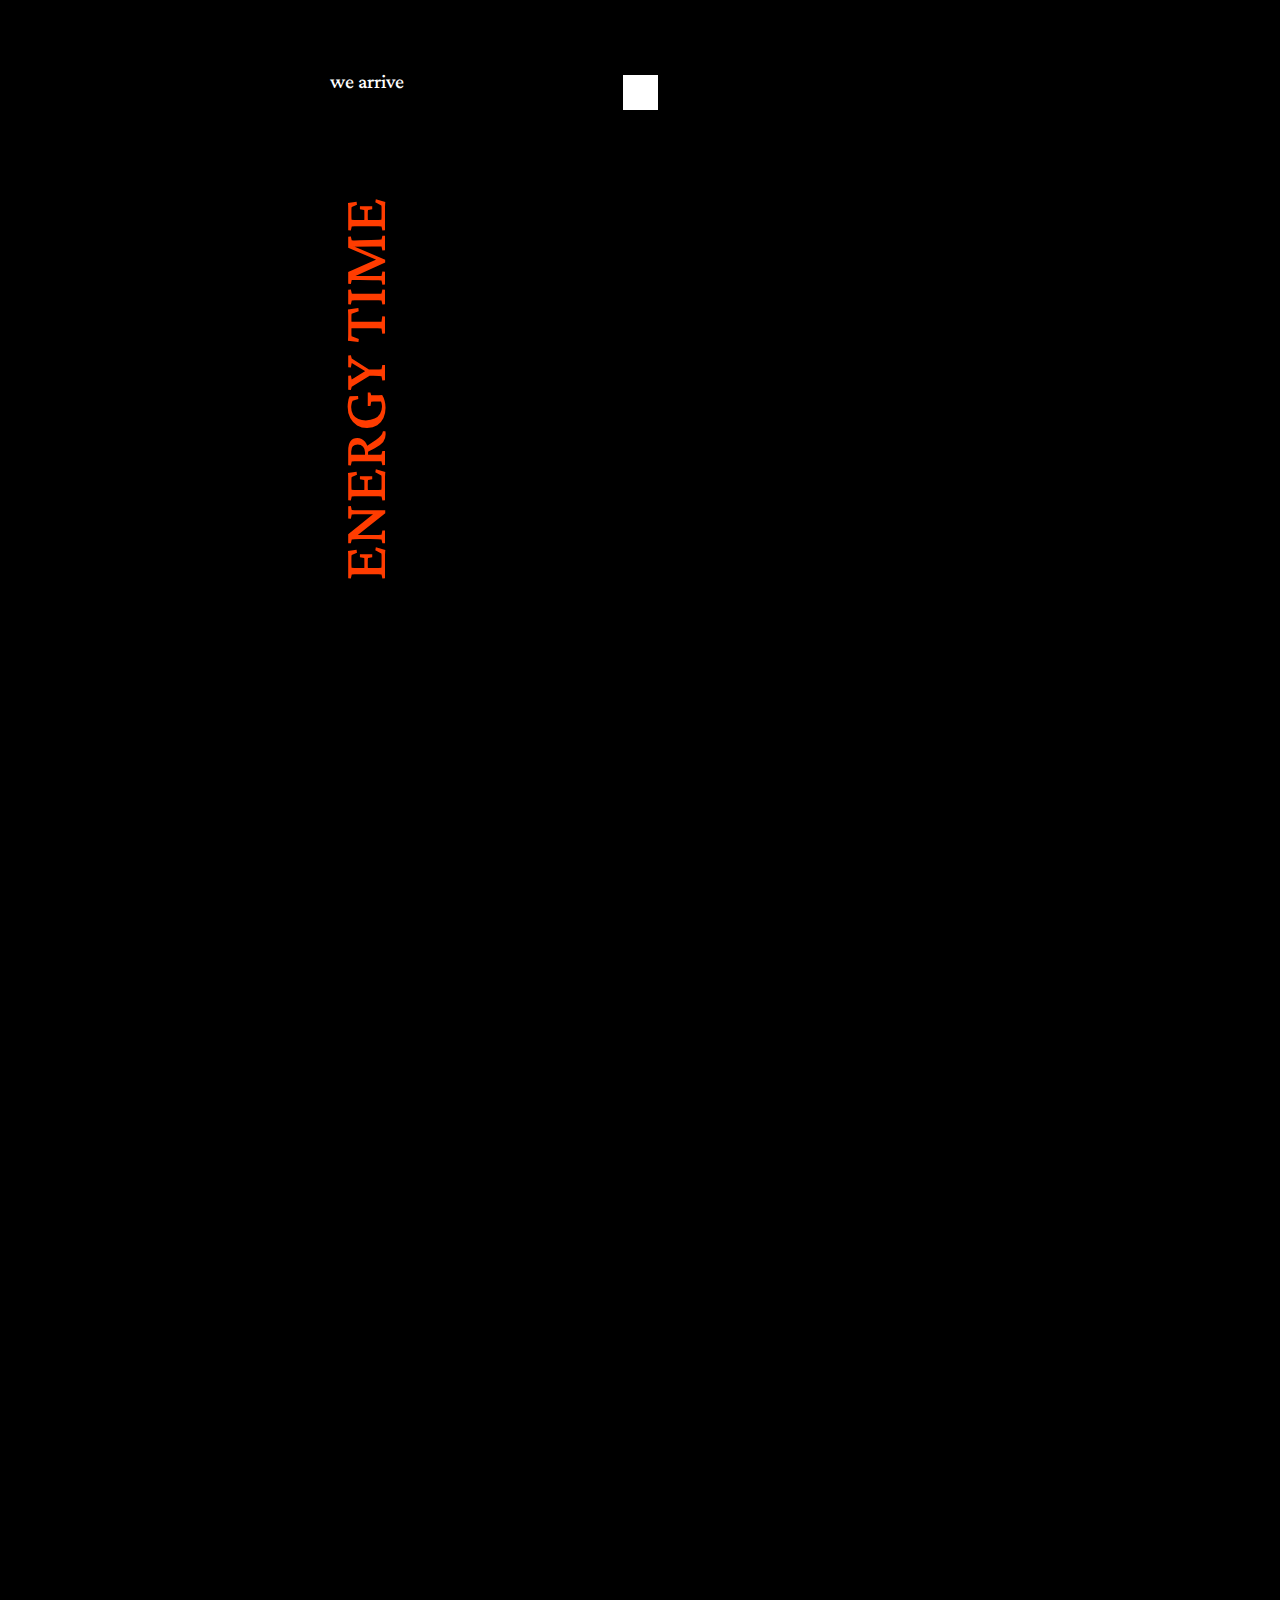
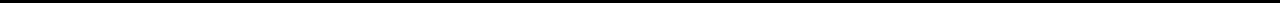
<file: fanpage/gates.html>
<!DOCTYPE html>
<html lang="en">
  <head>
    <meta charset="UTF-8" />
    <meta http-equiv="X-UA-Compatible" content="IE=edge" />
    <meta name="viewport" content="width=device-width, initial-scale=1.0" />
    <link rel="stylesheet" type="text/css" href="home.css" />
    <link rel="stylesheet" type="text/css" href="gates.css" />
    <title>Open the Gates</title>
    <link rel="preconnect" href="https://fonts.googleapis.com" />
    <link rel="preconnect" href="https://fonts.gstatic.com" crossorigin />
    <link
      href="https://fonts.googleapis.com/css2?family=Lateef&display=swap"
      rel="stylesheet"
    />
  </head>
  <body>
    <div class="wrapper-gates">
      <div class="wrapper-gates-sides top-sides">
        <div class="wrapper-gates-sides-vert energy-side">
          <div class="vis1">we arrive</div>
          <div class="rotation-wrapper-outer">
            <div class="rotation-wrapper-inner-energy">
              <div class="large-text left-rotate vis1 blue">ENERGY TIME</div>
            </div>
          </div>
          <div class="freedom vis3">an offering for freedom,</div>
          <div class="vis3">we hold you soft forever as</div>
          <div class="vis3">Neptune Bliss<br /><br /></div>
          <div class="vis3">
            <img src="neptune.png" width="200px" />
          </div>
        </div>
        <div class="wrapper-gates-sides-vert-center">
          <div class="square vis1 btn-1"></div>
          <div class="square square-bottom vis2 btn-2"></div>
        </div>
        <div class="wrapper-gates-sides-vert energy-side">
          <div class="vis2">universal sound law,</div>
          <div class="vis2">not guilty,</div>
          <div class="vis2">not doing time,</div>
          <div class="rotation-wrapper-outer">
            <div class="rotation-wrapper-inner-unbound">
              <div class="large-text right-rotate vis2 blue">UNBOUND</div>
            </div>
          </div>
          <div class="square neptune-square vis3 btn-3"></div>
          <div><br /><br /></div>

          <div class="vis4">
            <img src="saturn.png" width="380px" />
          </div>
        </div>
      </div>
      <div class="wrapper-gates-sides-1">
        <div class="wrapper-gates-sides-vert neptune-side"></div>
      </div>
      <div class="vis4">in exchange with Saturn</div>
      <div class="vis4">and new Mars<br /><br /></div>
      <div class="large-text vis4 yellow">ENERGY TIME<br /></div>
      <div class="vis4"><br />we arrive<br /><br /></div>
      <div class="vis4">open the gates</div>
      <a href="titles.html#keys-page" class="button gate-button skiplink vis4"
        >open the gates</a
      >
    </div>
    <script src="scripts/gatescript.js"></script>
  </body>
</html>
</file>
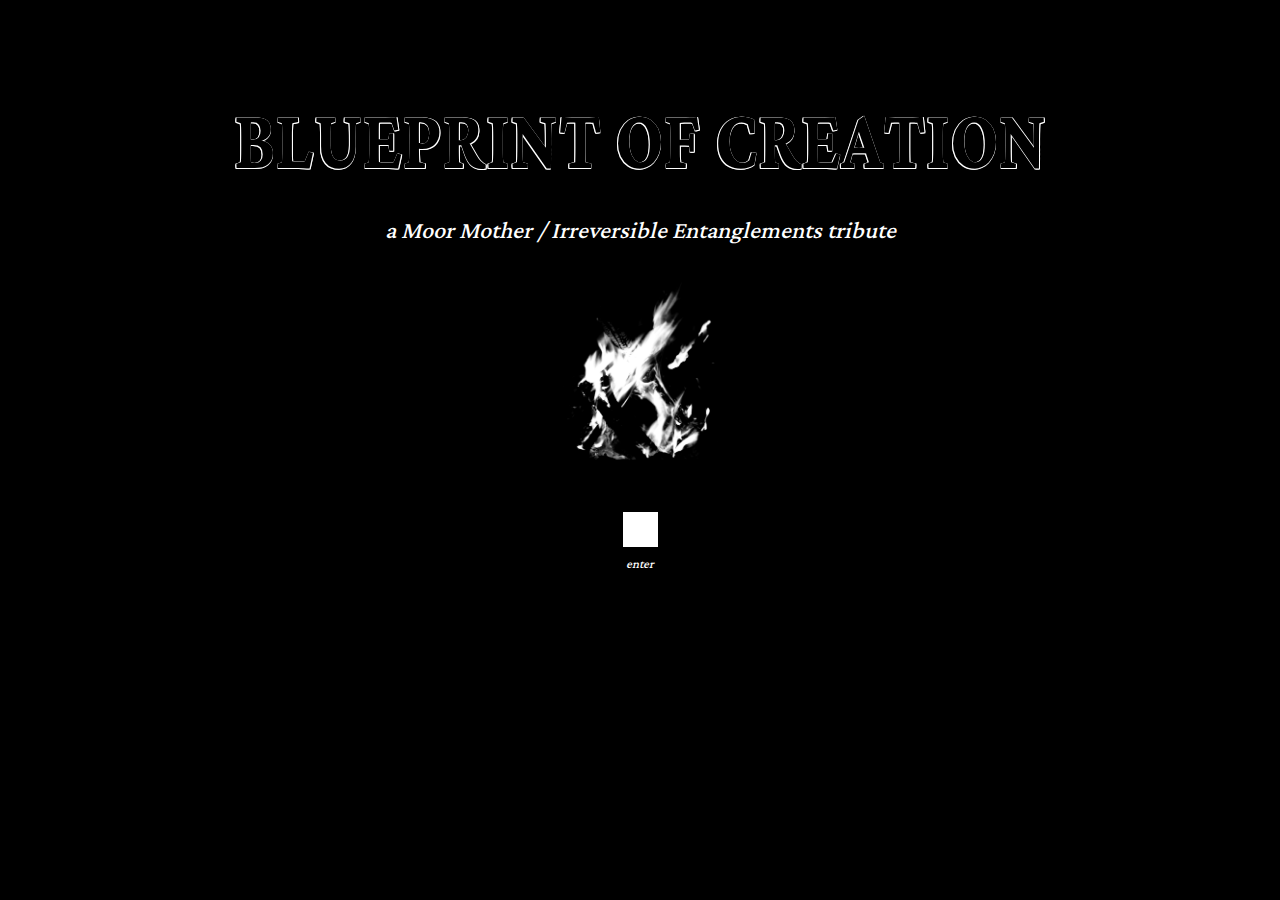
<file: fanpage/home.html>
<!DOCTYPE html>
<html lang="en">
  <head>
    <meta charset="UTF-8" />
    <meta http-equiv="X-UA-Compatible" content="IE=edge" />
    <meta name="viewport" content="width=device-width, initial-scale=1.0" />
    <link rel="stylesheet" type="text/css" href="home.css" />
    <title>Blueprint of Creation</title>
    <link rel="preconnect" href="https://fonts.googleapis.com" />
    <link rel="preconnect" href="https://fonts.gstatic.com" crossorigin />
    <link
      href="https://fonts.googleapis.com/css2?family=Lateef&display=swap"
      rel="stylesheet"
    />
  </head>
  <body>
    <div class="wrapper-home">
      <h1 class="main-title">Blueprint of Creation</h1>
      <h2 class="subtitle">
        <i>a Moor Mother / Irreversible Entanglements tribute</i>
      </h2>
      <img src="fire.png" alt="campfire" width="15%" />
      <a href="titles.html#gate-page" class="homesquare skiplink"></a>
      <p class="enter"><i>enter</i></p>
    </div>
  </body>
</html>
</file>
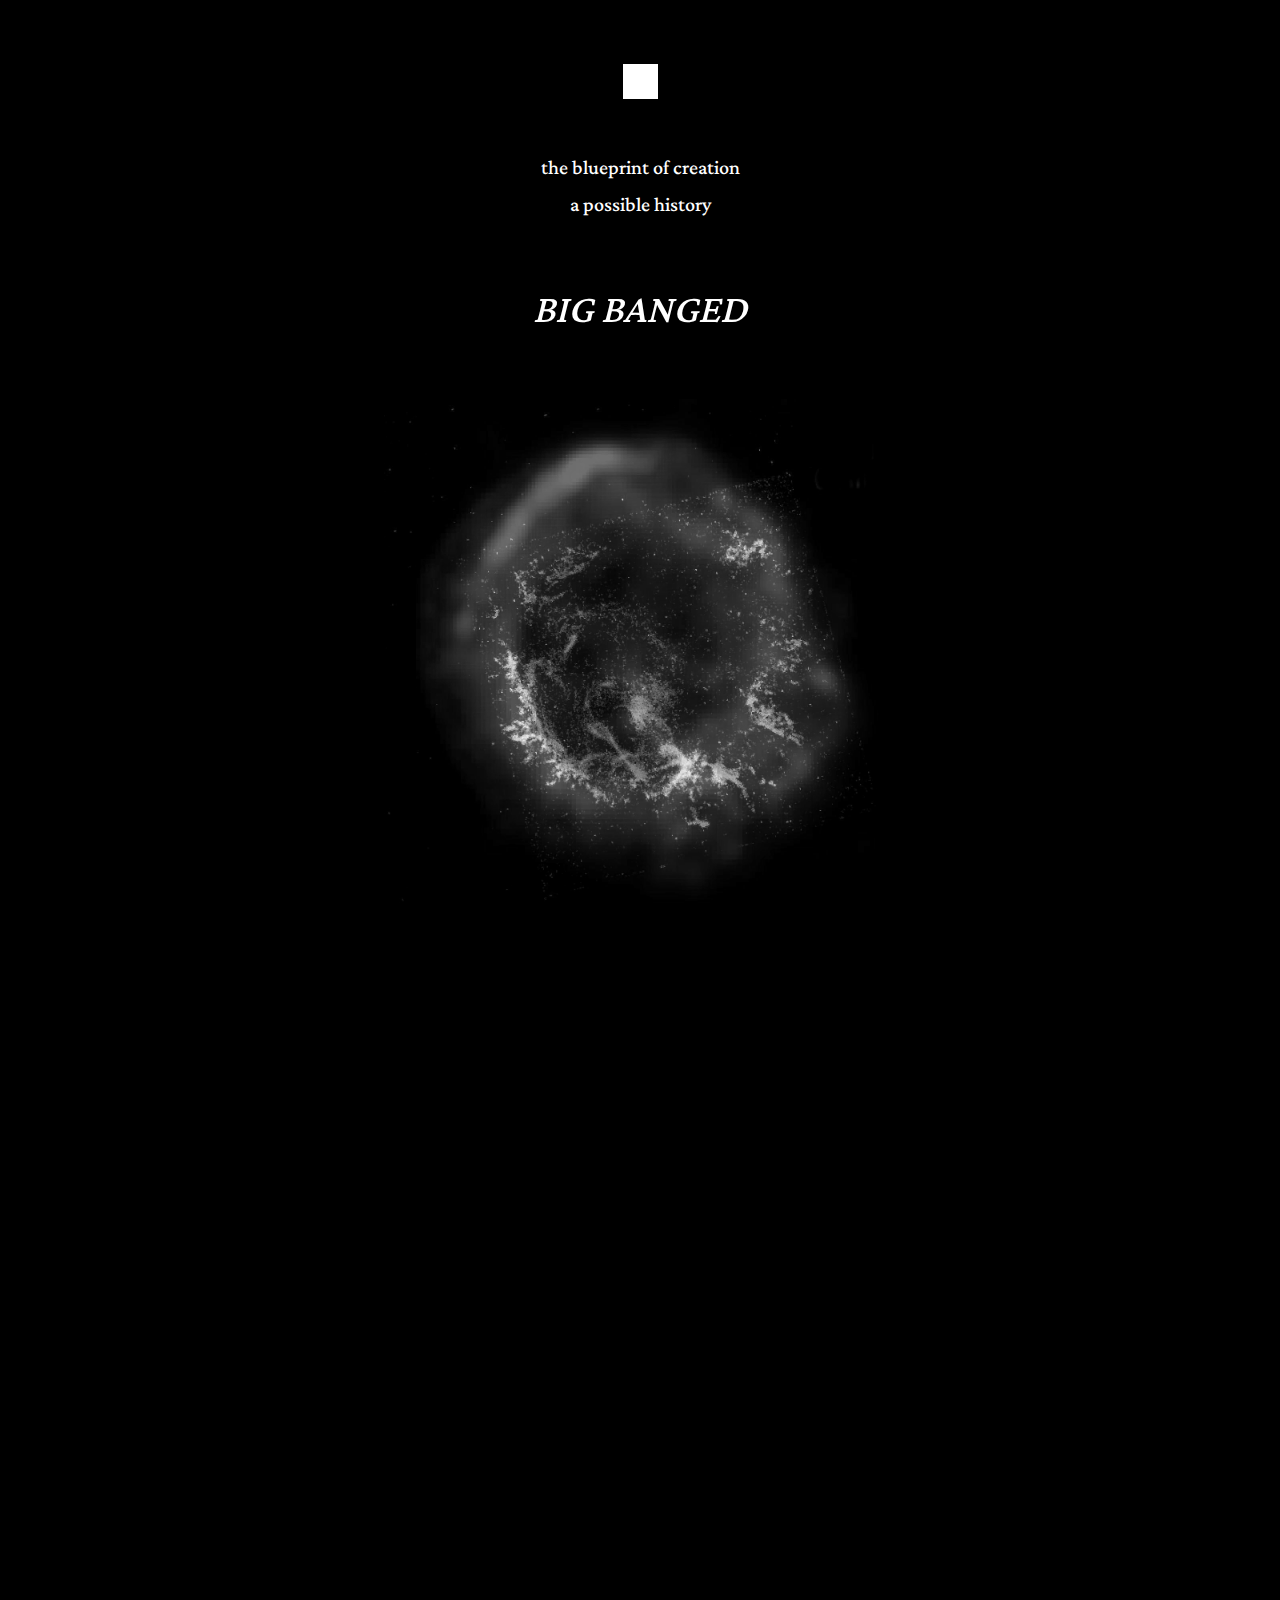
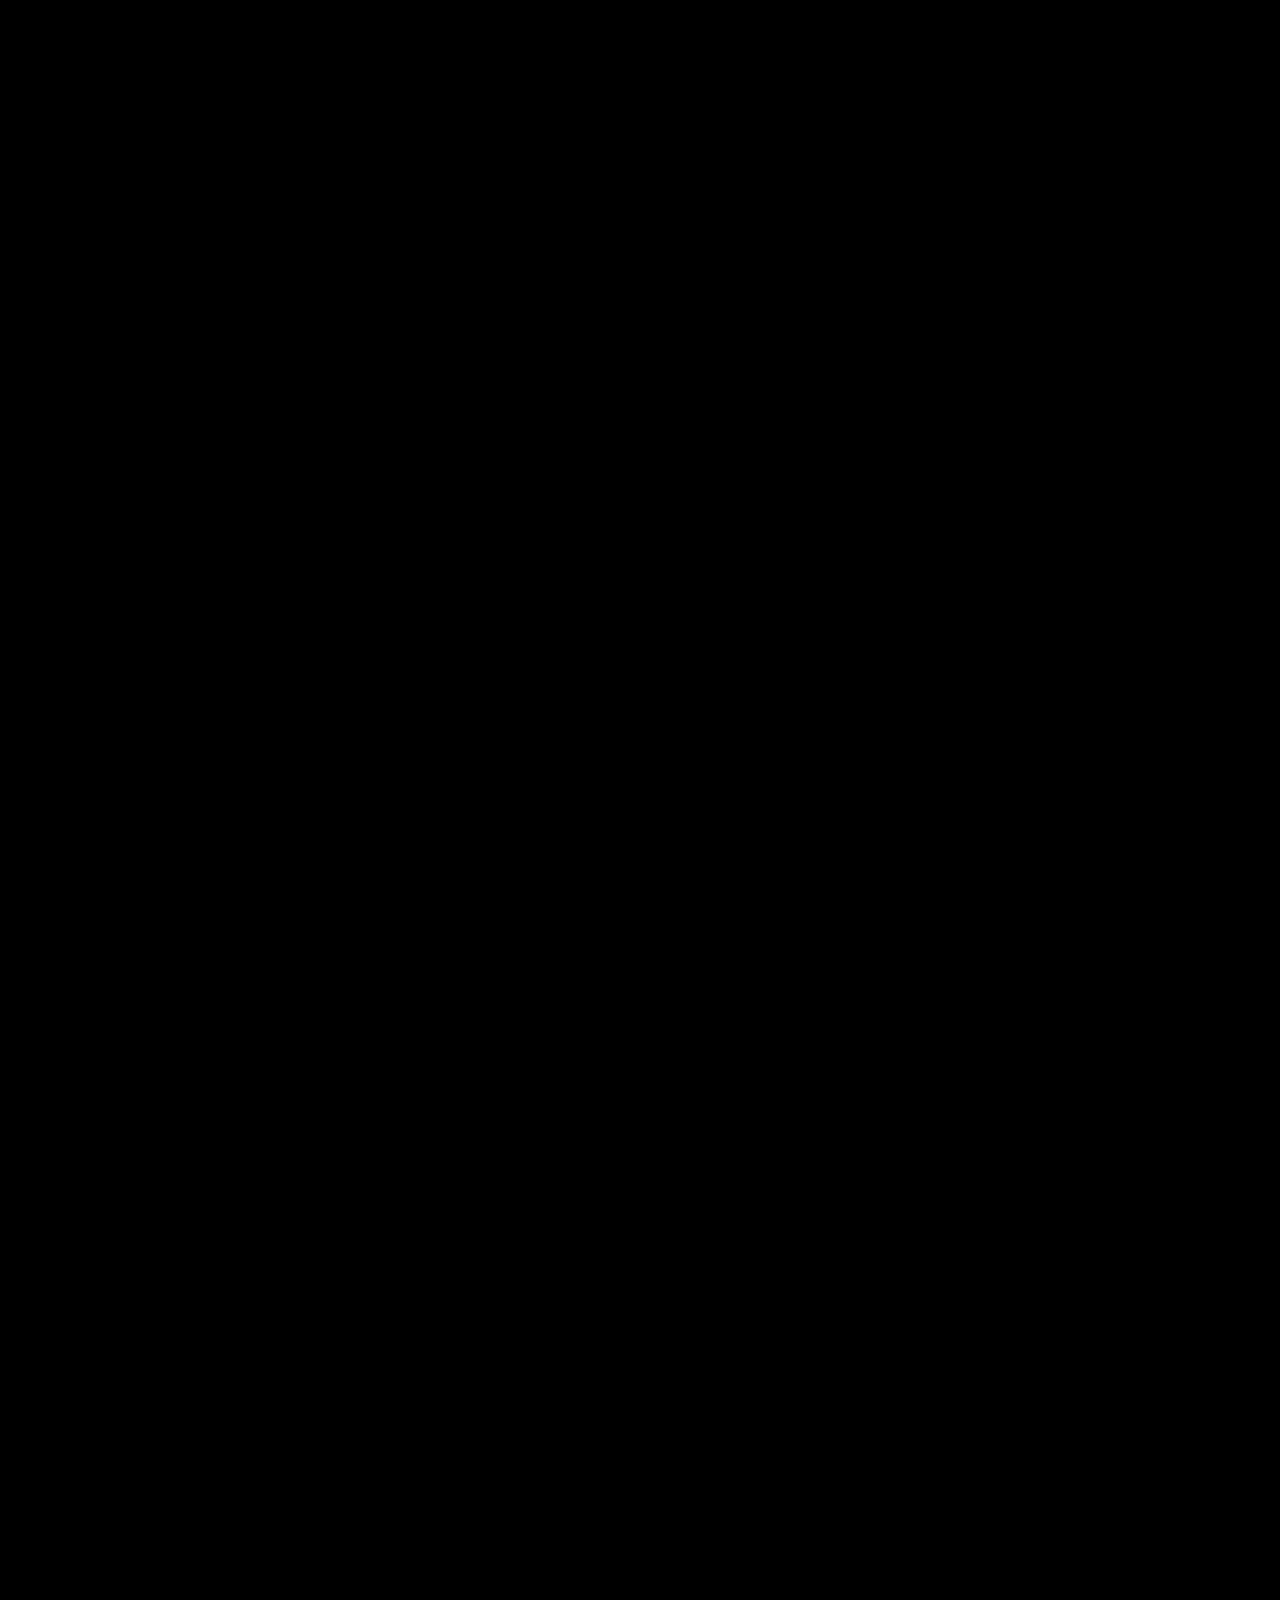
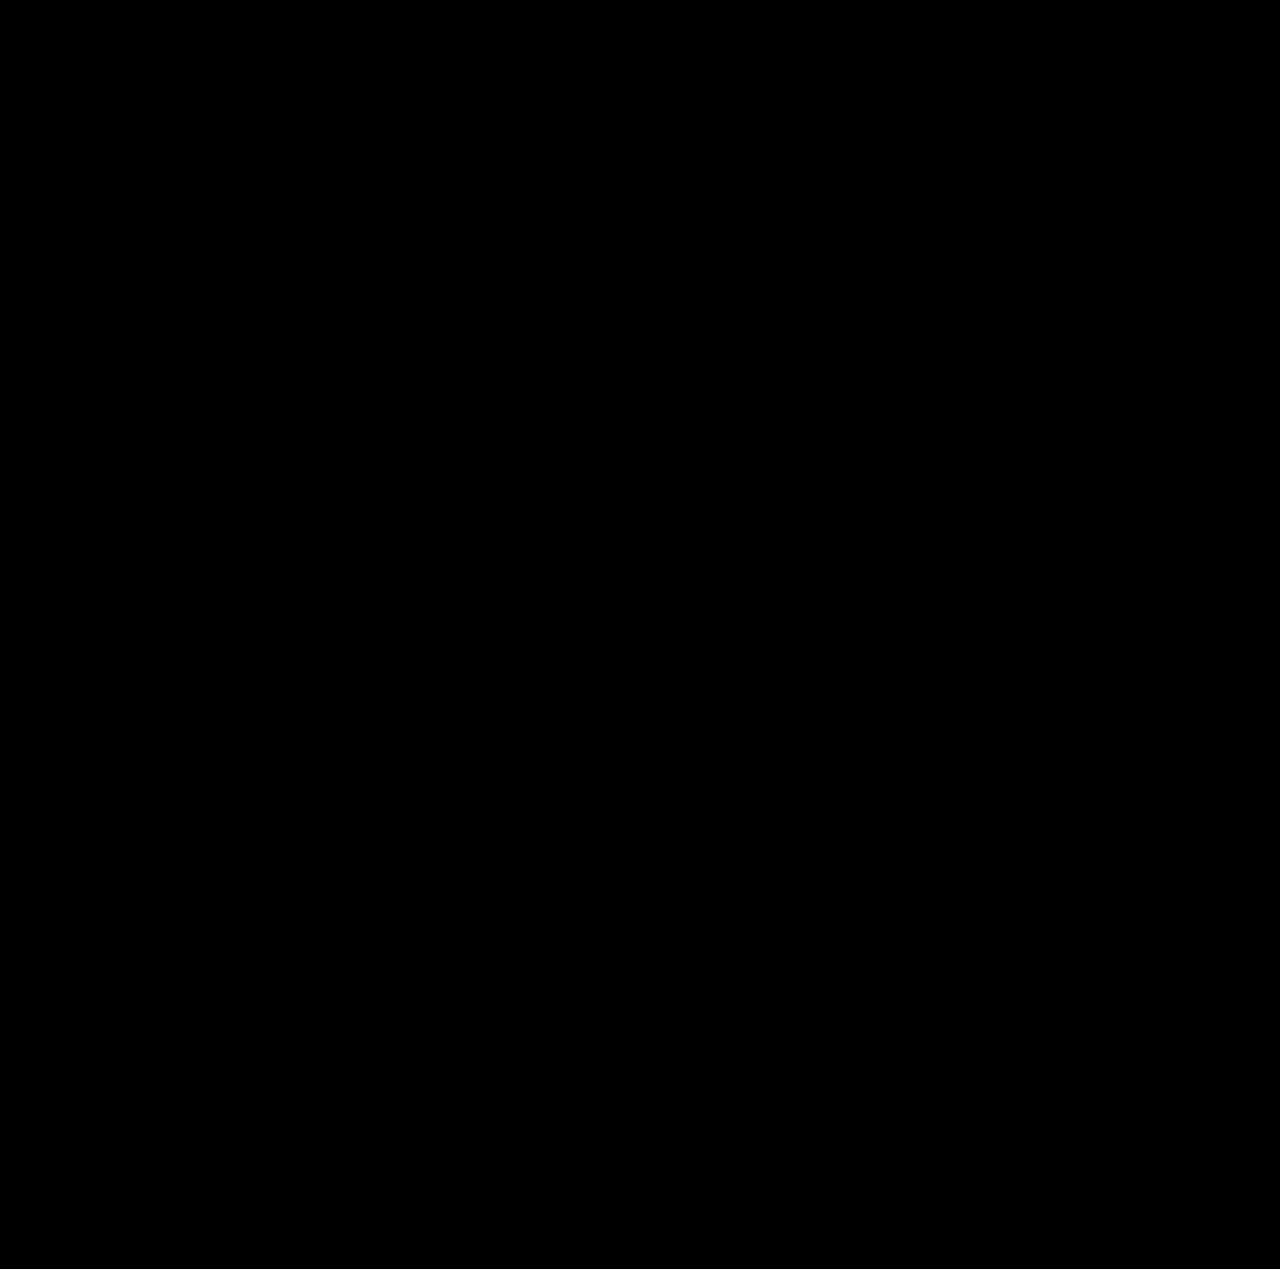
<file: fanpage/keys.html>
<!DOCTYPE html>
<html lang="en">
  <head>
    <meta charset="UTF-8" />
    <meta http-equiv="X-UA-Compatible" content="IE=edge" />
    <meta name="viewport" content="width=device-width, initial-scale=1.0" />
    <link rel="stylesheet" type="text/css" href="home.css" />
    <link rel="stylesheet" type="text/css" href="keys.css" />
    <title>Keys To Creation</title>
    <link rel="preconnect" href="https://fonts.googleapis.com" />
    <link rel="preconnect" href="https://fonts.gstatic.com" crossorigin />
    <link
      href="https://fonts.googleapis.com/css2?family=Lateef&display=swap"
      rel="stylesheet"
    />
  </head>
  <body>
    <div class="wrapper-keys">
      <div class="square btn-1 vis1"></div>
      <div class="normal-size topper vis1">the blueprint of creation</div>
      <div class="normal-size vis1">a possible history</div>
      <div class="kinda-big-size topper vis1"><i>BIG BANGED</i></div>
      <div class="novapic topper vis1">
        <img src="nova.png" width="40%" />
      </div>
      <div class="normal-size topper vis2">you and me<br /><br /></div>
      <div class="normal-size vis2">you and me<br /><br /></div>
      <div class="normal-size vis2">before<br /><br /></div>
      <div class="wrapper-keys-sides topper">
        <div class="wrapper-keys-side-columns">
          <div class="kinda-big-size vis2">i am</div>
          <div class="kinda-big-size vis2">i was</div>
          <div class="kinda-big-size vis2">before</div>
          <div class="kinda-big-size vis2">i know</div>
          <div class="kinda-big-size vis2">i seen it</div>
        </div>
        <div class="right">
          <div class="kinda-big-size vis2">we all</div>
          <div class="kinda-big-size vis2">before</div>
          <div class="kinda-big-size vis2">after</div>
          <div class="kinda-big-size vis2">future</div>
          <div class="kinda-big-size vis2">waves</div>
        </div>
      </div>
      <div class="square topper vis2 btn-2"></div>
      <div class="very-big-size yellow topper-big vis3">VIBRATIONS</div>
      <div class="very-big-size blue vis3">HOLOGRAMS</div>
      <div class="very-big-size pink vis3">LIGHTS</div>
      <div class="very-big-size vis3">&</div>
      <div class="very-big-size green vis3">SONIC COLOR</div>
      <div class="normal-size topper vis3">
        and this one is for the black saints
      </div>
      <div class="normal-size vis3">together, in holy</div>
      <div class="normal-size vis3">sound, sound<br /><br /></div>
      <div class="normal-size topper vis3">the blueprint of creation</div>
      <div class="wrapper-keys-sides topper">
        <div class="square vis3 btn-3"></div>
        <div class="wrapper-keys-side-columns-1">
          <div class="normal-size vis3">and i know it's possible,</div>
          <div class="normal-size vis3">because i seen it</div>
        </div>
        <div class="square vis3 btn-4"></div>
      </div>
      <div class="big-size topper-big vis4">UNITED</div>
      <div class="big-size topper-minus vis5">INTERTWINED</div>
      <div class="square topper-big vis5 btn-5"></div>
      <div class="wrapper-keys-sides-bot topper">
        <div class="rainpic vis6"><img src="raindrops.jpg" width: 40% /></div>
        <div class="wrapper-keys-side-columns-2">
          <div class="normal-size vis6">in each life, some rain must fall,</div>
          <div class="normal-size vis6">
            ella "flying home" at the savoy<br /><br />
          </div>
          <div class="normal-size vis6">going home</div>
          <div class="normal-size vis6">going home</div>
          <div class="normal-size vis6">going home</div>
          <div class="normal-size vis6">going home</div>
          <div class="normal-size vis6">not on my mind,</div>
          <div class="normal-size vis6">what they think.<br /><br /></div>
          <a href="titles.html#mar-page" class="keys-button skiplink vis6"
            >going home.</a
          >
        </div>
      </div>
    </div>
    <script src="scripts/keyscript.js"></script>
  </body>
</html>
</file>
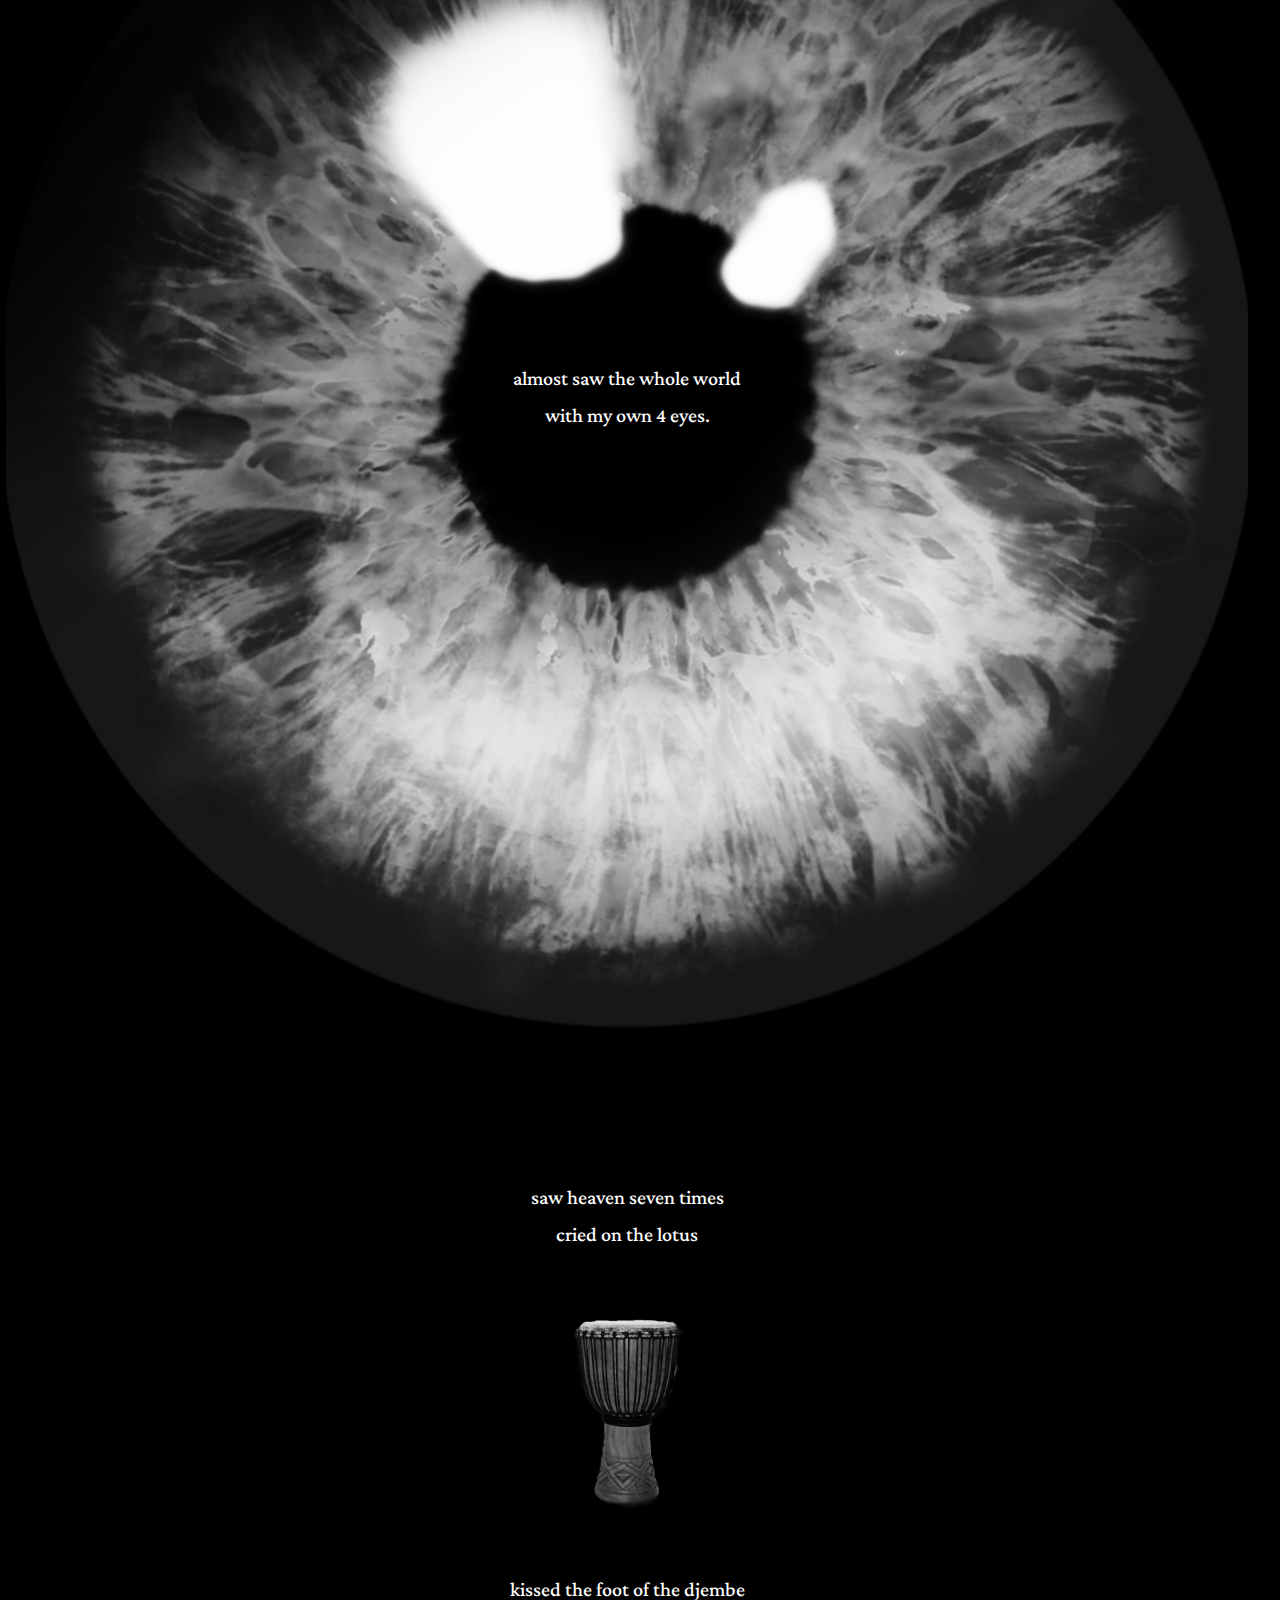
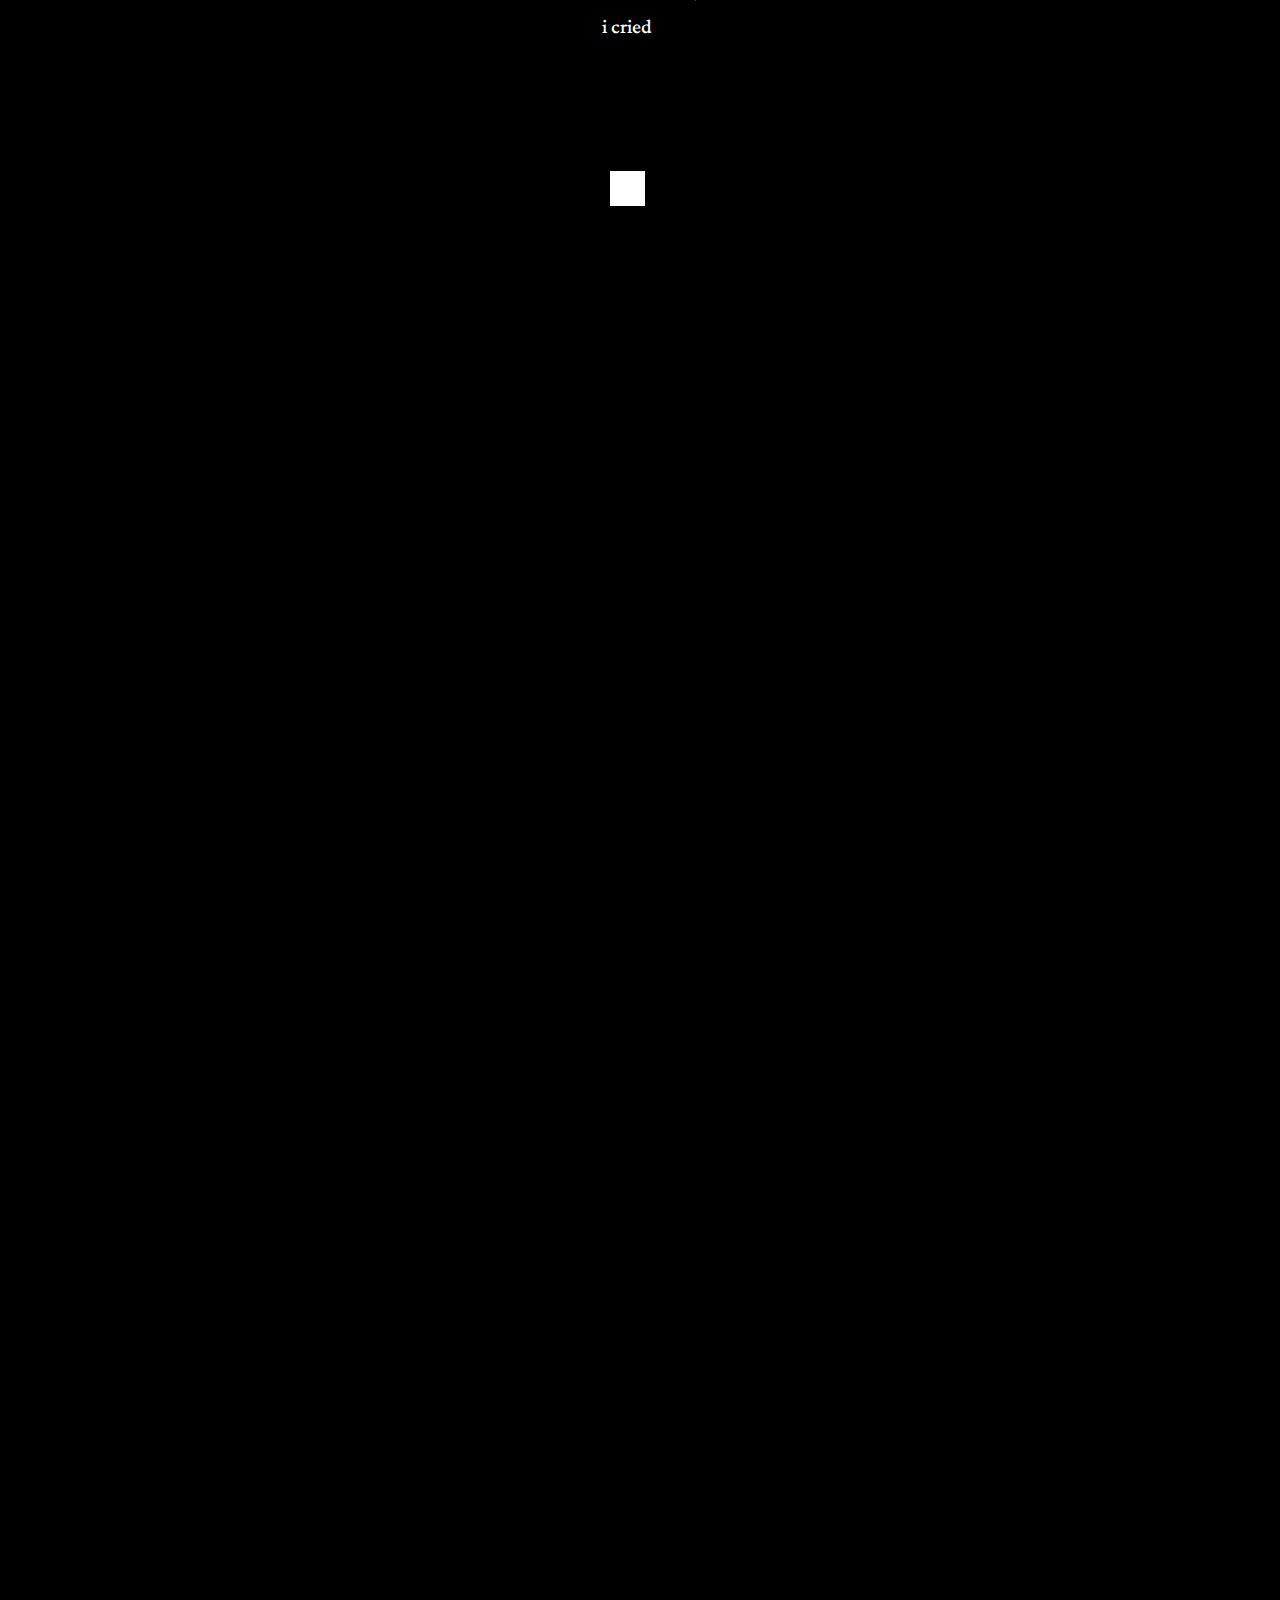
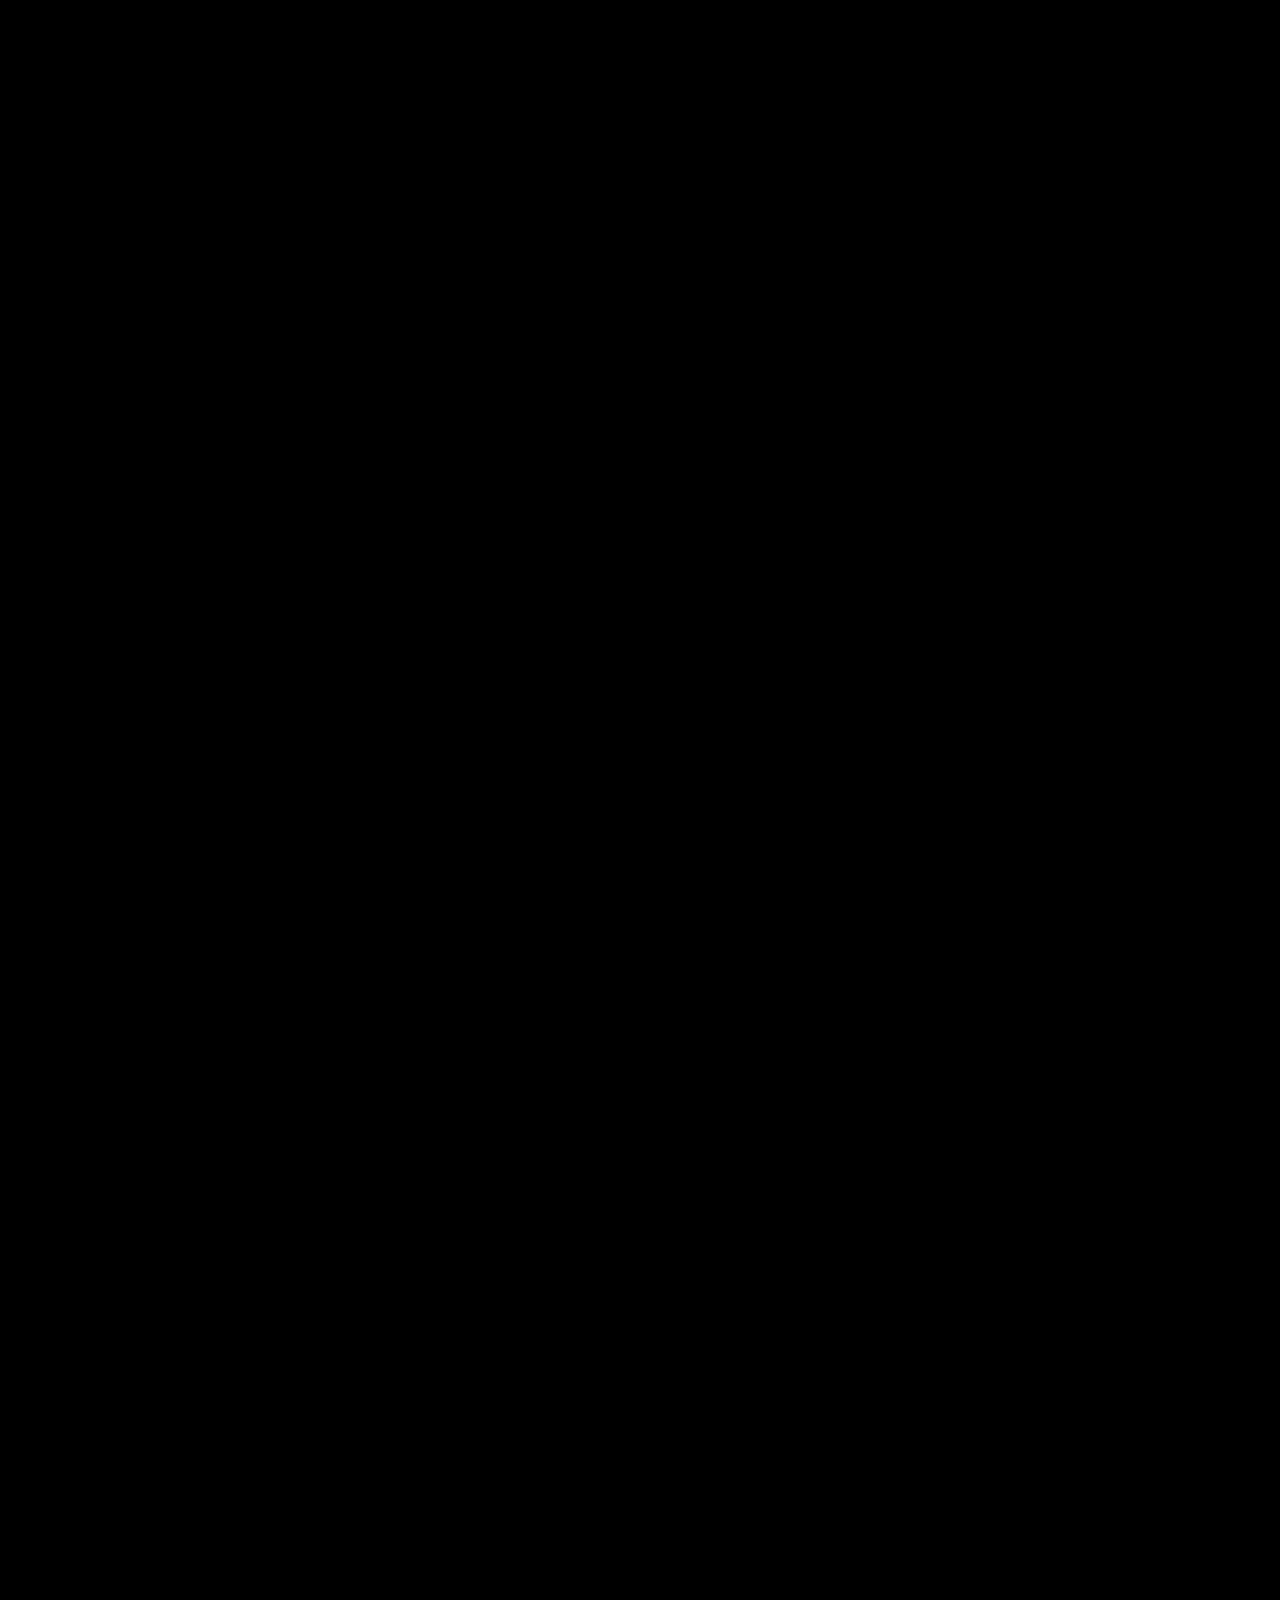
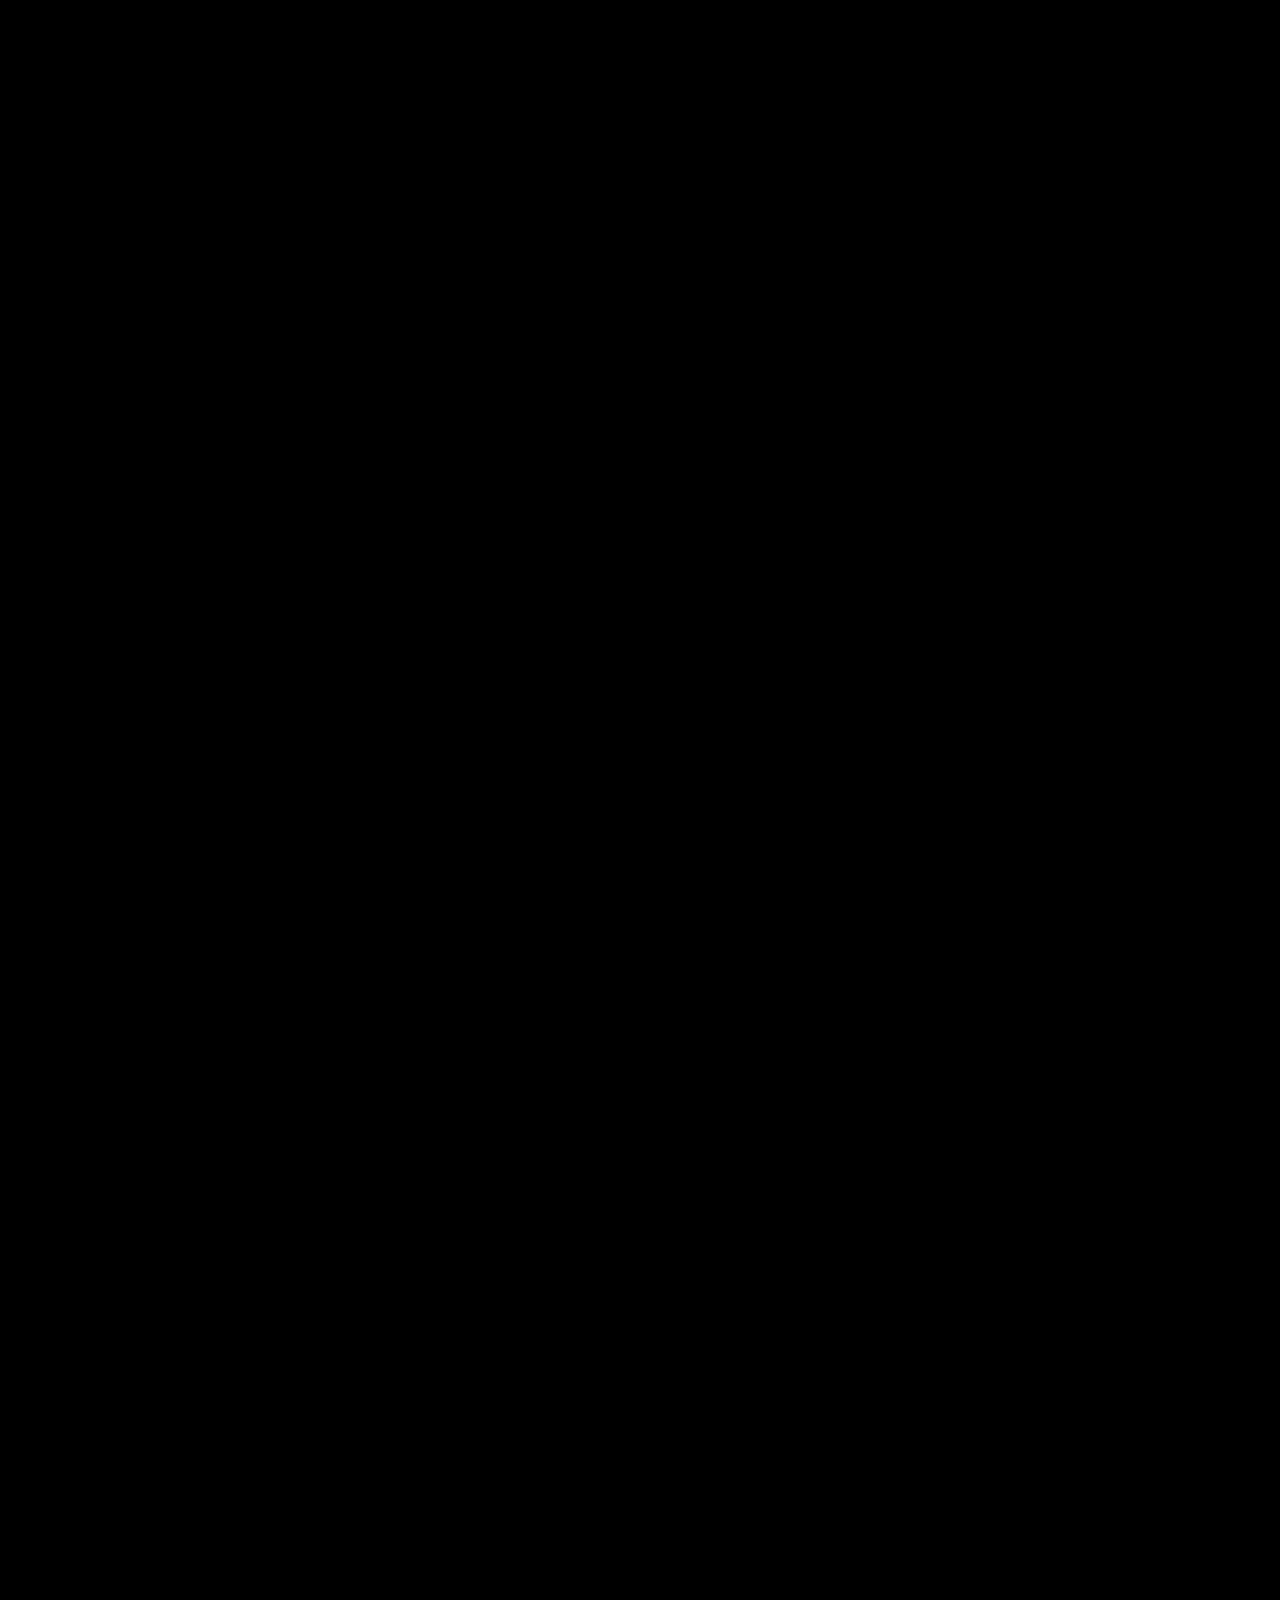
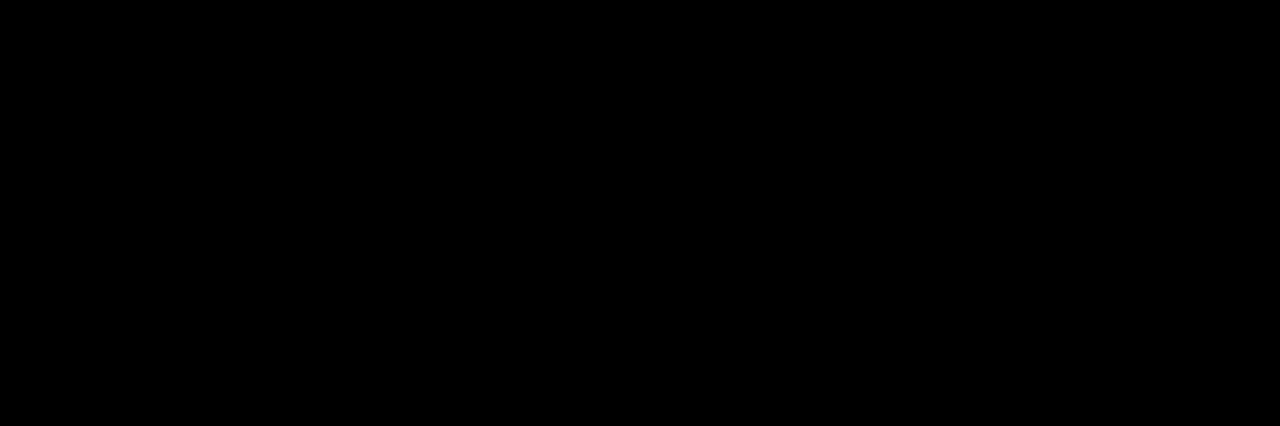
<file: fanpage/mar.html>
<!DOCTYPE html>
<html lang="en">
  <head>
    <meta charset="UTF-8" />
    <meta http-equiv="X-UA-Compatible" content="IE=edge" />
    <meta name="viewport" content="width=device-width, initial-scale=1.0" />
    <link rel="stylesheet" type="text/css" href="home.css" />
    <link rel="stylesheet" type="text/css" href="mar.css" />
    <title>Lágrimas del Mar</title>
    <link rel="preconnect" href="https://fonts.googleapis.com" />
    <link rel="preconnect" href="https://fonts.gstatic.com" crossorigin />
    <link
      href="https://fonts.googleapis.com/css2?family=Lateef&display=swap"
      rel="stylesheet"
    />
  </head>
  <body>
    <div class="wrapper-mar">
      <div class="whole-world">
        <div class="normal world-text vis1">almost saw the whole world</div>
        <div class="normal world-text-2 vis1">with my own 4 eyes.</div>
      </div>
      <div class="normal vis1">saw heaven seven times</div>
      <div class="normal vis1">cried on the lotus</div>
      <div class="drumpic topper vis1">
        <img src="drum.png" width="20%" />
      </div>
      <div class="normal topper vis1">kissed the foot of the djembe</div>
      <div class="normal vis1">i cried</div>
      <div class="square topper-2 vis1 btn-1"></div>
      <div class="normal topper-2 vis2">and cried</div>
      <div class="normal topper-2 vis2">and cried some more</div>
      <div class="bluemid topper-2 vis3">in the swamp</div>
      <div class="wrapper-sides topper jank">
        <div class="bluemid vis3">in Spanish Florida</div>
        <div class="square self vis2 btn-2"></div>
        <div class="bluemid vis3">in Cape Verde</div>
      </div>
      <div class="bluemid topper vis3">in Brixton</div>
      <div class="wrapper-sides-gold topper-2">
        <div class="wrapper-side-col">
          <div class="square vis3 btn-3"></div>
          <div class="normal topper vis4">
            but i'm so close to the good news
          </div>
          <div class="normal vis4">to the silver and gold</div>
          <div class="normal vis4">to the daily bread.</div>
        </div>
        <div class="goldpic vis4">
          <img src="gold2.png" width="60%" />
        </div>
      </div>
      <div class="normal topper-2 vis4">so beautiful i</div>
      <div class="normal vis4">cried on the lotus</div>
      <div class="drumpic topper vis4">
        <img src="drum.png" width="20%" />
      </div>
      <div class="normal topper vis4">kissed the foot of the djembe</div>
      <div class="normal vis4">i cried</div>
      <div class="bluemid topper-2 vis5">in my father's tongue</div>
      <div class="wrapper-sides topper jank2">
        <div class="bluemid vis5">in joy</div>
        <div class="square self vis4 btn-4"></div>
        <div class="bluemid vis5">in laughter</div>
      </div>
      <div class="normal topper vis5">'cause i'm so close</div>
      <div class="normal vis5">because we are so close, to the good news.</div>
      <div class="panamapic topper vis5">
        <img src="panama.png" width="100%" />
      </div>
      <div class="redmid topper vis5">I CRIED IN PANAMA</div>
      <div class="kingstonpic topper-2 vis5">
        <img src="kingston.png" width="100%" />
      </div>
      <div class="redmid topper vis5">I CRIED IN KINGSTON</div>
      <div class="sippipic topper-2 vis5">
        <img src="sippi.png" width="100%" />
      </div>
      <div class="redmid topper vis5">I CRIED IN MISSISSIPPI</div>
      <div class="normal topper-2 vis5">'cause we are so close</div>
      <a href="titles.html#gate-page" class="button mar-button skiplink vis5"
        >so close.</a
      >
    </div>
    <script src="scripts/marscript.js"></script>
  </body>
</html>
</file>
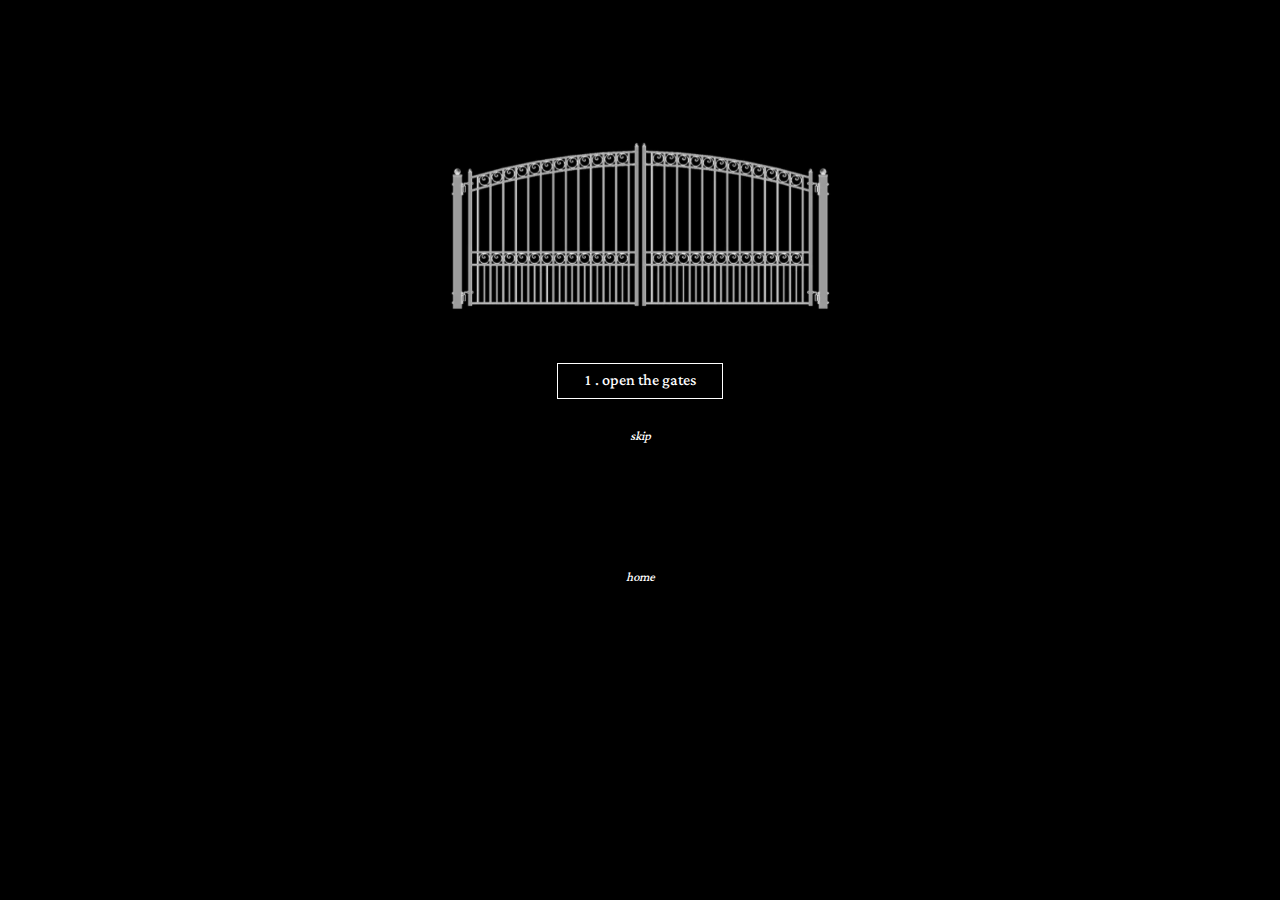
<file: fanpage/titles.html>
<!DOCTYPE html>
<html lang="en">
  <head>
    <meta charset="UTF-8" />
    <meta http-equiv="X-UA-Compatible" content="IE=edge" />
    <meta name="viewport" content="width=device-width, initial-scale=1.0" />
    <link rel="stylesheet" type="text/css" href="home.css" />
    <title>Blueprint of Creation</title>
    <link rel="preconnect" href="https://fonts.googleapis.com" />
    <link rel="preconnect" href="https://fonts.gstatic.com" crossorigin />
    <link
      href="https://fonts.googleapis.com/css2?family=Lateef&display=swap"
      rel="stylesheet"
    />
  </head>
  <body>
    <div class="outer-wrapper">
      <div class="side-wrapper">
        <div class="song-title" id="gate-page">
          <img id="gate" src="gate.png" />
          <a href="gates.html" class="button skiplink">1 . open the gates</a>
          <p class="skip">
            <i><a class="skiplink" href="#keys-page">skip</a></i>
          </p>
          <p class="return">
            <i><a class="skiplink" href="home.html">home</a></i>
          </p>
        </div>
        <div class="song-title" id="keys-page">
          <img id="keys" src="keys.png" />
          <a href="keys.html" class="button skiplink">2 . keys to creation</a>
          <p class="skip">
            <i><a class="skiplink" href="#mar-page">skip</a></i>
          </p>
        </div>
        <div class="song-title" id="mar-page">
          <img id="mar" src="gold.png" />
          <a href="mar.html" class="button skiplink">3 . lágrimas del mar</a>
          <!-- <p class="skip">
            <i><a class="skiplink" href="#storm-page">skip</a></i>
          </p> -->
        </div>
        <div class="song-title" id="storm-page">
          <img id="storm" src="time.png" />
          <div class="button">4 . storm came twice</div>
          <p class="skip">
            <i><a class="skiplink" href="#water-page">skip</a></i>
          </p>
        </div>
        <div class="song-title" id="water-page">
          <img id="water" src="water.png" />
          <div class="button">5 . water meditation</div>
          <p class="skip">
            <i><a class="skiplink" href="#water-page">skip</a></i>
          </p>
        </div>
      </div>
    </div>
  </body>
</html>
</file>
<file: animation/assets/main.css>
body {
  background-color: rgb(255, 49, 83);
  font-family: "Poiret One";
  font-style: bold;
  color: rgb(255, 255, 255);
  font-size: 250px;
}

.container {
  position: absolute;
  display: flex;
  flex-direction: column;
  justify-content: center;
  align-items: center;
  width: 98vw;
  /* height: 100vh; */
}

.item {
  position: absolute;
  padding-top: 40vh;
  text-align: center;
}

#yin-yang {
  position: absolute;
  padding-top: 128vh;
  height: 100px;
  fill: white;
  animation: yinyangSpin 3s ease-out infinite;
}

#yin-yang:hover {
  animation-play-state: paused;
  fill: rgb(49, 97, 255);
}

@keyframes yinyangSpin {
  0% {
    transform: translateX(0vw) translateY(0vh) scaleX(1) scaleY(1);
  }
  50% {
    transform: translateX(0vw) translateY(-150vh) scaleX(3) scaleY(3);
  }
  75% {
    transform: translateX(-5vw) translateY(-210vh) scaleX(5) scaleY(4);
  }
  90% {
    transform: translateX(0vw) translateY(-265vh) scaleX(6.5) scaleY(5);
  }
  100% {
    transform: translateX(0vw) translateY(-265vh) scaleX(6.5) scaleY(5);
  }
}
</file>
<file: data/main.css>
body {
  font-family: "Istok Web";
  margin: 0px;
}
html,
body {
  width: 100%;
  height: 100%;
  margin: 0px;
  padding: 0px;
  overflow-x: hidden;
}

.two34 {
  font-size: 3.12vh;
  margin-top: 8vh;
}

.mainheader-bold {
  font-size: 11vh;
  line-height: 90%;
}

.small1 {
  margin-top: 7vh;
  font-size: 3.6vh;
}

.about {
  font-size: 5vh;
  margin-top: 5vh;
  font-weight: bold;
  line-height: 90%;
}

.about2 {
  font-size: 3vh;
  margin-top: 5vh;
  line-height: 90%;
  width: 80vw;
}

.title-container {
  margin: 0;
  margin-left: 10vw;
  display: flex;
  flex-direction: column;
  justify-content: center;
  align-items: left;
}

.image {
  height: 20vh;
  width: 20vw;
}
.line {
  height: 10vh;
  width: 70vw;
  border-bottom: 3px solid black;
  margin-right: 5vw;
}
.line2 {
  margin-top: -3vh;
  height: 10vh;
  width: 80vw;
  border-bottom: 3px solid black;
}
.line-container1 {
  display: flex;
  flex-direction: row;
  justify-content: left;
  align-items: left;
  margin-top: 10vh;

  margin-bottom: -2vh;
}

/* i'm using the z index to move the slider on top of the container */
.container {
  margin-top: 00vh;
  display: block;
  z-index: 0;
}

.slider {
  z-index: 1;
  margin-top: 30em;
  -webkit-appearance: none; /* Override default CSS styles */
  appearance: none;
  width: 500px; /* Specified height */
  height: 5px; /* Specified height */
  background: black; /* background color */
  outline: none; /* Remove outline */
  opacity: 0.4; /* Set transparency (for mouse-over effects on hover) */
  -webkit-transition: 0.2s; /* 0.2 seconds transition on hover */
  transition: all 0.2s;
}

/* Mouse-over effects */
.slider:hover {
  opacity: 1; /* Fully shown on mouse-over */
  border: 1px dotted black;
}

.week1chunking {
  position: absolute;
  color: black;
  z-index: 2;
  font-size: 2.3vh;
  font-weight: bold;
  margin-left: 67vw;
  margin-top: 32vh;
  user-select: none;
}
.week1chunking:hover {
  background: url("assets/chunking.jpg") no-repeat;
  background-position: center;
  background-size: 40vh 8vw;
  height: 34vh;
}
.week1chunking span {
  display: none;
}
.week1chunking:hover span {
  display: inline;
  color: blue;
}

.week1terrain {
  position: absolute;
  z-index: 2;
  font-size: 2.3vh;
  font-weight: bold;
  margin-left: 15vw;
  margin-top: 21vh;
  user-select: none;
}
.week1terrain:hover {
  background: url("assets/terrain.jpg") no-repeat;
  background-position: center;
  background-size: 45vh 8vw;
  height: 32vh;
}
.week1terrain span {
  display: none;
}
.week1terrain:hover span {
  display: inline;
  color: blue;
}

.week1physics {
  position: absolute;
  z-index: 2;
  font-size: 2.3vh;
  font-weight: bold;
  margin-left: 18vw;
  margin-top: 48vh;
  user-select: none;
}

.week1physics:hover {
  background: url("assets/physics.jpg") no-repeat;
  background-position: center;
  background-size: 35vh 8vw;
  height: 34vh;
}

.week1physics span {
  display: none;
}
.week1physics:hover span {
  display: inline;
  color: blue;
}

.week2caves {
  position: absolute;
  z-index: 2;
  font-size: 2.3vh;
  font-weight: bold;
  margin-left: 66vw;
  margin-top: 20vh;
  user-select: none;
}
.week2caves:hover {
  background: url("assets/caves.jpg") no-repeat;
  background-position: center;
  background-size: 45vh 8vw;
  height: 34vh;
}
.week2caves span {
  display: none;
}
.week2caves:hover span {
  display: inline;
  color: blue;
}
.week2thread {
  position: absolute;
  z-index: 2;
  font-size: 2.3vh;
  font-weight: bold;
  margin-left: 65vw;
  margin-top: 50vh;
  user-select: none;
}
.week2thread:hover {
  background: url("assets/multithread.jpg") no-repeat;
  background-position: center;
  background-size: 45vh 10vw;
  height: 36vh;
}
.week2thread span {
  display: none;
}
.week2thread:hover span {
  display: inline;
  color: blue;
}
.week2texture {
  position: absolute;
  z-index: 2;
  font-size: 2.3vh;
  font-weight: bold;
  margin-left: 12vw;
  margin-top: 34vh;
  user-select: none;
}

.week2texture:hover {
  background: url("assets/texture.jpg") no-repeat;
  background-position: center;
  background-size: 45vh 10vw;
  height: 36vh;
}
.week2texture span {
  display: none;
}
.week2texture:hover span {
  display: inline;
  color: blue;
}

.week3-rivers {
  position: absolute;
  z-index: 2;
  font-size: 2.3vh;
  font-weight: bold;
  margin-left: 64vw;
  margin-top: 22vh;
  user-select: none;
}

.week3-rivers:hover {
  background: url("assets/Lsystem.jpg") no-repeat;
  background-position: center;
  background-size: 40vh 10vw;
  height: 36vh;
  width: 19vw;
  z-index: 5;
}
.week3-rivers span {
  display: none;
}
.week3-rivers:hover span {
  display: inline;
  color: blue;
}

.week3-blinn {
  position: absolute;
  z-index: 2;
  font-size: 2.3vh;
  font-weight: bold;
  margin-left: 65.5vw;
  margin-top: 37vh;
  user-select: none;
}
.week3-blinn:hover {
  background: url("assets/blinn.jpg") no-repeat;
  background-position: center;
  background-size: 40vh 10vw;
  height: 36vh;
  width: 24vw;
  z-index: 4;
}
.week3-blinn span {
  display: none;
}
.week3-blinn:hover span {
  display: inline;
  color: blue;
}
.week3-wavy {
  position: absolute;
  z-index: 2;
  font-size: 2.3vh;
  font-weight: bold;
  margin-left: 63vw;
  margin-top: 52vh;
  user-select: none;
}
.week3-wavy:hover {
  background: url("assets/wavy.jpg") no-repeat;
  background-position: center;
  background-size: 40vh 10vw;
  height: 36vh;
  width: 24vw;
  z-index: 4;
}
.week3-wavy span {
  display: none;
}
.week3-wavy:hover span {
  display: inline;
  color: blue;
}
.week3-cross {
  position: absolute;
  z-index: 2;
  font-size: 2.3vh;
  font-weight: bold;
  margin-left: 23vw;
  margin-top: 54vh;
  user-select: none;
}

.week3-cross:hover {
  background: url("assets/crosshair.jpg") no-repeat;
  background-position: center;
  background-size: 40vh 10vw;
  height: 36vh;
  width: 20vw;
  z-index: 4;
}
.week3-cross span {
  display: none;
}
.week3-cross:hover span {
  display: inline;
  color: blue;
}

.week3-fog {
  position: absolute;
  z-index: 2;
  font-size: 2.3vh;
  font-weight: bold;
  margin-left: 24vw;
  margin-top: 37vh;
  user-select: none;
}
.week3-fog:hover {
  background: url("assets/fog.jpg") no-repeat;
  background-position: center;
  background-size: 40vh 10vw;
  height: 36vh;
  width: 19vw;
  z-index: 4;
}
.week3-fog span {
  display: none;
}
.week3-fog:hover span {
  display: inline;
  color: blue;
}
.week3-day {
  position: absolute;
  z-index: 2;
  font-size: 2.3vh;
  font-weight: bold;
  margin-left: 28vw;
  margin-top: 21vh;
  user-select: none;
}
.week3-day:hover {
  background: url("assets/day.jpg") no-repeat;
  background-position: center;
  background-size: 40vh 10vw;
  height: 36vh;
  width: 19vw;
  z-index: 4;
}
.week3-day span {
  display: none;
}
.week3-day:hover span {
  display: inline;
  color: blue;
}

.end-shadows {
  position: absolute;
  z-index: 2;
  font-size: 2.3vh;
  font-weight: bold;
  margin-left: 64vw;
  margin-top: 21vh;
  user-select: none;
}
.end-shadows:hover {
  background: url("assets/shadows.jpg") no-repeat;
  background-position: center;
  background-size: 40vh 10vw;
  height: 36vh;
  width: 20vw;
  z-index: 4;
}
.end-shadows span {
  display: none;
}
.end-shadows:hover span {
  display: inline;
  color: blue;
}
.end-xblock {
  position: absolute;
  z-index: 2;
  font-size: 2.3vh;
  font-weight: bold;
  margin-left: 65.5vw;
  margin-top: 37vh;
  user-select: none;
}
.end-xblock:hover {
  background: url("assets/x.jpg") no-repeat;
  background-position: center;
  background-size: 40vh 10vw;
  height: 36vh;
  width: 20vw;
  z-index: 4;
}
.end-xblock span {
  display: none;
}
.end-xblock:hover span {
  display: inline;
  color: blue;
}
.end-biomes {
  position: absolute;
  z-index: 2;
  font-size: 2.3vh;
  font-weight: bold;
  margin-left: 63vw;
  margin-top: 52vh;
  user-select: none;
}
.end-biomes:hover {
  background: url("assets/biomes.jpg") no-repeat;
  background-position: center;
  background-size: 40vh 10vw;
  height: 36vh;
  width: 20vw;
  z-index: 4;
}
.end-biomes span {
  display: none;
}
.end-biomes:hover span {
  display: inline;
  color: blue;
}

.end-rain {
  position: absolute;
  z-index: 2;
  font-size: 2.3vh;
  font-weight: bold;
  margin-left: 25vw;
  margin-top: 51vh;
  user-select: none;
}
.end-rain:hover {
  background: url("assets/rain.jpg") no-repeat;
  background-position: center;
  background-size: 40vh 10vw;
  height: 36vh;
  width: 20vw;
  z-index: 4;
}
.end-rain span {
  display: none;
}
.end-rain:hover span {
  display: inline;
  color: blue;
}
.end-proc {
  position: absolute;
  z-index: 2;
  font-size: 2.3vh;
  font-weight: bold;
  margin-left: 18vw;
  margin-top: 37vh;
  user-select: none;
}

.end-proc:hover {
  background: url("assets/proc.jpg") no-repeat;
  background-position: center;
  background-size: 40vh 10vw;
  height: 36vh;
  width: 19vw;
  z-index: 4;
}
.end-proc span {
  display: none;
}
.end-proc:hover span {
  display: inline;
  color: blue;
}

.end-inv {
  position: absolute;
  z-index: 2;
  font-size: 2.3vh;
  font-weight: bold;
  margin-left: 17vw;
  margin-top: 21vh;
  user-select: none;
}
.end-inv:hover {
  background: url("assets/inv.jpg") no-repeat;
  background-position: center;
  background-size: 40vh 10vw;
  height: 36vh;
  width: 20vw;
  z-index: 4;
}
.end-inv span {
  display: none;
}
.end-inv:hover span {
  display: inline;
  color: blue;
}
.miniheader1 {
  position: absolute;
  z-index: 2;
  font-size: 7vh;
  font-weight: bold;
  margin-left: 44.6vw;
  margin-top: 0vh;
  user-select: none;
}
.miniheader2 {
  position: absolute;
  z-index: 2;
  font-size: 7vh;
  font-weight: bold;
  margin-left: 44.6vw;
  margin-top: 0vh;
  user-select: none;
}

.miniheader3 {
  position: absolute;
  z-index: 2;
  font-size: 7vh;
  font-weight: bold;
  margin-left: 44.6vw;
  margin-top: 0vh;
  user-select: none;
}
.miniheader4 {
  position: absolute;
  z-index: 2;
  font-size: 7vh;
  font-weight: bold;
  margin-left: 41vw;
  margin-top: 0vh;
  user-select: none;
}
.note {
  position: absolute;
  z-index: 2;
  font-size: 2vh;
  font-style: italic;
  margin-left: 41vw;
  margin-top: -9vh;
  text-align: center;
  user-select: none;
}
</file>
<file: hover/assets/main.css>
body {
  background-color: lightskyblue;
  width: 100%;
  height: 100%;
}
.content {
  display: flex;
  justify-content: center;
  align-items: center;
}

.cloud1 {
  position: absolute;
  top: -6%;
  left: 30%;
  width: 800px;
  transition: all 0.5s ease;
  z-index: 4;
}

.cloud1:hover {
  transform: translateX(500px);
  /* transform: rotate(-360deg) translate(400px); */
  cursor: pointer;
}

.cloud2 {
  position: absolute;
  top: -15%;
  margin-left: 20%;
  width: 800px;
  transition: all 0.5s ease;
  z-index: 3;
}

.cloud1:hover ~ .cloud2 {
  -webkit-transform: translateX(-200px);
  transform: translateX(400px);
  cursor: pointer;
}

.cloud3 {
  position: absolute;
  top: -15%;
  margin-left: -21%;
  width: 800px;
  transition: all 0.5s ease;
  z-index: 2;
}

.cloud1:hover ~ .cloud3 {
  -webkit-transform: translateX(-100px);
  transform: translateX(-300px);
  cursor: pointer;
}

.sun {
  position: absolute;
  top: -15%;
  width: 400px;
  transition: all 0.5s ease;
  transform: scale(10%);
  z-index: 1;
}

.cloud1:hover ~ .sun {
  -webkit-transform: translateX(-200px);
  transform: scale(100%) translateY(20%);
  cursor: pointer;
}

.snow {
  position: absolute;
  top: 79%;
  width: 400px;
  transition: all 0.5s ease;
  transform: scale(500%) scaleX(77%) scaleY(50%);
  z-index: 4;
}

.cloud1:hover ~ .snow {
  -webkit-transform: translateX(-200px);
  transform: scale(500%) scaleX(77%) scaleY(0%);
  cursor: pointer;
}

.roadground {
  position: absolute;
  top: 66%;
  width: 400px;
  transition: all 0.5s ease;
  transform: scale(500%) scaleX(77%) scaleY(20%);
  z-index: 3;
}

.cloud1:hover ~ .roadground {
  display: block;
  -webkit-transform: translateX(-200px);
  transform: scale(500%) scaleX(77%) scaleY(20%);
  cursor: pointer;
}
</file>
<file: jsobjects/main.css>
body {
  background-color: rgb(0, 0, 0);
  margin: 0;
  border: 0;
  padding: 0;
  width: 100%;
}
.next {
  position: fixed;
  text-align: center;
  margin-top: 20%;
  font-size: 30px;
  width: 100%;
  font-style: italic;
  font-family: arial;
  color: rgb(0, 0, 0);
  background-color: rgba(255, 255, 255, 0.712);
  padding: 20px;
  z-index: 12;
}

.garden {
  display: flex;
  flex-wrap: wrap;
  width: 100vw;
}

.flower {
  font-family: arial;
  display: flex;
  padding: 20px;
  color: white;
  width: 120px;
}

.Spotify {
  background-image: url("spotify.png");
  background-size: contain;
  background-repeat: no-repeat;
  width: 0%;
  height: 0;
}

.Bandcamp {
  background-image: url("bandcamp.png");
  background-size: contain;
  background-repeat: no-repeat;
  width: 0%;
  height: 0;
}

.Soundcloud {
  background-image: url("soundcloud.png");
  background-size: contain;
  background-repeat: no-repeat;
  width: 0%;
  height: 0;
}
</file>
<file: p5hw/main.css>
body {
  margin: 0;
  display: flex;
  /* This centers our sketch horizontally. */
  justify-content: center;
  /* This centers our sketch vertically. */
  align-items: center;
}

/* i'm using the z index to move the slider on top of the container */
.container {
  z-index: 0;
}

.slider {
  z-index: 1;
  margin-top: 30em;
  -webkit-appearance: none; /* Override default CSS styles */
  appearance: none;
  width: 500px; /* Specified height */
  height: 5px; /* Specified height */
  background: black; /* background color */
  outline: none; /* Remove outline */
  opacity: 0.4; /* Set transparency (for mouse-over effects on hover) */
  -webkit-transition: 0.2s; /* 0.2 seconds transition on hover */
  transition: all 0.2s;
}

/* Mouse-over effects */
.slider:hover {
  opacity: 1; /* Fully shown on mouse-over */
  border: 1px dotted black;
}

/* The slider handle (use -webkit- (Chrome, Opera, Safari, Edge) and -moz- (Firefox) to override default look) */
.slider::-webkit-slider-thumb {
  -webkit-appearance: none; /* Override default look */
  appearance: none;
  width: 50px; /* Set a specific slider handle width */
  height: 50px; /* Slider handle height */
  border-radius: 50%; /* Make it a circle */
  background: rgb(255, 189, 103); /*  background */
  cursor: pointer; /* Cursor on hover */
}

.slider::-moz-range-thumb {
  width: 50px; /* Set a specific slider handle width */
  height: 50px; /* Slider handle height */
  background: OliveDrab;
  cursor: pointer; /* Cursor on hover */
}

.copy {
  font-family: "Poppins";
  font-size: 100px;
  width: 400px;
}

.button {
  z-index: 1;
  margin-top: 2em;
  padding: 20px;
  background-color: yellow;
}

.button:hover {
  background-color: green;
  cursor: pointer;
}

.input {
  font-family: "Poppins";

  z-index: 1;
  margin-top: 2em;
  max-width: 600px;
  height: 60px;
  font-size: 36px;
  padding: 10px;
}

.birthday {
  font-family: "Poppins";
  font-size: 36px;
  z-index: 1;
  bottom: 20px;
  right: 500px;
  position: absolute;
}
</file>
<file: fanpage/home.css>
body {
  background: black;
  color: white;
  font-family: "Lateef";
  margin: 0px;
}
.wrapper-home {
  display: flex;
  flex-direction: column;
  align-items: center;
}
.main-title {
  margin: 5% 0 0 0;
  text-transform: uppercase;
  font-size: 110px;
  /* -webkit-text-fill-color: black;

  -webkit-text-stroke-width: 0.8px;
  -webkit-text-stroke-color: white; */
  color: black;
  text-shadow: -0.5px 0.5px 0 rgb(255, 255, 255), 0.5px 0.5px 0 white,
    0.5px -0.5px 0 white, -0.5px -0.5px 0 rgb(255, 255, 255);
  transform: scale(0.8, 1);
}

.subtitle {
  font-size: 30px;
  margin: -1% 0 2% 0;
  font-weight: normal;
}

.button {
  border: 1px;
  border-style: solid;
  font-size: 20px;
  border-color: white;
  padding: 0.2% 2%;
  margin-top: 2%;
}

.outer-wrapper {
  width: 100vh;
  height: 100vw;
  transform: rotate(-90deg) translateX(-100vh);
  transform-origin: top left;
  overflow-y: scroll;
  overflow-x: hidden;
  position: absolute;
  scrollbar-width: none;
  -ms-overflow-style: none;
  margin: 0px;
}

.side-wrapper {
  width: 700vw;
  height: 100vh;
  transform: rotate(90deg) translateY(-100vh);
  transform-origin: top left;
  display: flex;
  flex-direction: row;
  scroll-behavior: smooth;

  margin: 0px;
}
::-webkit-scrollbar {
  display: none;
}
#gate {
  margin-top: 11%;
  margin-bottom: 2%;
  width: 30%;
}
#keys {
  margin-top: 10%;
  margin-bottom: 1%;
  width: 23%;
}
#mar {
  margin-top: 10%;
  margin-bottom: 1%;
  width: 23%;
}
#storm {
  margin-top: 9%;
  margin-bottom: 0%;
  width: 14%;
}
#water {
  margin-top: 8%;
  margin-bottom: 0%;
  width: 13%;
}
.song-title {
  font-style: normal;
  width: 100vw;
  height: 100vh;
  display: flex;
  flex-direction: column;
  align-items: center;
  margin: 0px;
}

.skip {
  margin-top: 2%;
}
.return {
  margin-top: 8%;
}

.skiplink {
  text-decoration: none;
  color: white;
}
.homesquare {
  height: 35px;
  width: 35px;
  margin-top: 3%;
  margin-bottom: 0%;
  background-color: white;
}

.enter {
  margin-top: 0.5%;
}
</file>
<file: fanpage/gates.css>
.wrapper-gates {
  display: flex;
  flex-direction: column;
  align-items: center;

  font-size: 25px;
  margin-bottom: 10%;
}

.top-sides {
  margin-top: 5%;
}

.rotation-wrapper-outer {
  display: table;
}
.rotation-wrapper-inner-energy {
  padding: 60% 0 65% 0;
  height: 0;
}

.rotation-wrapper-inner-unbound {
  padding: 50% 0 70% 0;
  height: 0;
}

.wrapper-gates-sides {
  display: flex;
  flex-direction: row;
  align-items: stretch;
  justify-content: center;
  gap: 2%;
  width: 100%;
}

.energy-side {
  width: 36%;
}

.wrapper-gates-sides-vert {
  display: flex;
  flex-direction: column;
  align-items: center;
  justify-content: space-between;
}

.wrapper-gates-sides-vert-center {
  display: flex;
  flex-direction: column;
  align-items: center;
  justify-content: flex-start;
}

.square {
  height: 35px;
  width: 35px;
  margin-top: 30%;
  background-color: white;
}

.square-bottom {
  margin-top: 1330%;
}
.freedom {
  margin-top: 20%;
}
.large-text {
  font-size: 80px;
}

.yellow {
  color: yellow;
}
.blue {
  color: rgb(255, 60, 0);
}
.neptune-side {
  justify-content: center;
}

.neptune-square {
  /* margin-right: 6%; */
  margin-top: 15% !important;
}

.left-rotate {
  transform: rotate(-90deg);
}
.right-rotate {
  transform: rotate(90deg);
}

.gate-button {
  font-size: 25px;
}

.hidden {
  display: none;
}
</file>
<file: fanpage/keys.css>
.square {
  height: 35px;
  width: 35px;
  margin-top: 0%;

  background-color: white;
}
.wrapper-keys {
  margin-top: 5%;
  display: flex;
  flex-direction: column;
  align-items: center;
  font-size: 25px;
  margin-bottom: 0%;
}
.topper {
  margin-top: 4%;
}
.topper-big {
  margin-top: 7%;
}

.topper-bigger {
  margin-top: 30%;
}

.kinda-big-size {
  font-size: 50px;
}
.novapic {
  display: flex;
  flex-direction: column;
  align-items: center;
  filter: grayscale(100%); /* Completely grayscale */
}
.novacolor {
  filter: grayscale(0%) !important;
}
.wrapper-keys-sides {
  display: flex;
  flex-direction: row;
  align-items: center;
  justify-content: center;
  gap: 10%;
  width: 100%;
}
.wrapper-keys-side-columns {
  display: flex;
  flex-direction: column;
  align-items: left;
}

.wrapper-keys-side-columns-1 {
  display: flex;
  flex-direction: column;
  align-items: center;
}

.right {
  display: flex;
  flex-direction: column;
  align-items: right;
  text-align: right;
}

.very-big-size {
  font-size: 140px;
  letter-spacing: 20px;
  transition: 0.9s ease;
}

.yellow:hover {
  letter-spacing: 70px;
}

.yellow {
  color: yellow;
}

.green {
  color: rgb(30, 255, 0);
}

.green:hover {
  color: rgb(151, 40, 255);
}

.blue {
  -webkit-font-smoothing: antialiased;
  -moz-osx-font-smoothing: grayscale;
  letter-spacing: 40px;
  color: rgb(44, 255, 255);
}

.blue:hover {
  color: transparent;

  text-shadow: 0 0 20px rgb(0, 255, 234);
}

.pink {
  letter-spacing: 40px;

  color: rgb(255, 37, 146);
}

.pink:hover {
  color: rgb(255, 255, 255);
  text-shadow: 0 0 5px #fff, 0 0 10px #fff, 0 0 15px #fff, 0 0 20px #228dff,
    0 0 35px #228dff, 0 0 40px #228dff;
}

.big-size {
  font-size: 70px;
}

.wrapper-keys-sides-bot {
  display: flex;
  flex-direction: row;
  align-items: flex-end;
  justify-content: flex-end;
  gap: 5%;
  width: 100%;
}
.wrapper-keys-side-columns-2 {
  flex-wrap: nowrap;
  display: flex;
  flex-direction: column;
  width: 100%;
  margin-right: 10%;
  align-items: flex-end;
  justify-items: right;
  text-align: right;
}

.keys-button {
  border: 1px;
  border-style: solid;
  font-size: 25px;
  border-color: white;
  padding: 0.2% 2%;
  margin-bottom: 16%;
  text-align: right;
  width: 20%;
}
</file>
<file: fanpage/mar.css>
.square {
  height: 35px;
  width: 35px;
  margin-top: 0%;
  background-color: white;
}
.wrapper-mar {
  margin-top: -30%;
  margin-right: 2%;
  display: flex;
  flex-direction: column;
  align-items: center;
  font-size: 25px;
  margin-bottom: 10%;
}
.whole-world {
  width: 99%;
  height: 60% !important;
  background-image: url("eye.png");
  background-position: center;
  background-repeat: no-repeat;
  background-size: 110%;
  display: flex;
  flex-direction: column;
  align-items: center;
}
.topper {
  margin-top: 5%;
}
.topper-2 {
  margin-top: 10%;
}
.world-text {
  margin-top: 60%;
}
.world-text-2 {
  height: 40%;
  margin-bottom: 60%;
}
.drumpic {
  display: flex;
  flex-direction: column;
  align-items: center;
}
.wrapper-sides {
  display: flex;
  flex-direction: row;
  align-items: center;
  justify-content: center;
  gap: 10%;
  width: 100%;
}
.jank {
  margin-left: -3%;
}
.jank2 {
  margin-left: 5%;
}
.self {
  align-self: center;
}
.bluemid {
  font-size: 40px;
  color: rgb(0, 102, 255);
}
.redmid {
  font-size: 70px;
  color: rgb(255, 38, 0);
}
.wrapper-sides-gold {
  display: flex;
  flex-direction: row;
  align-items: center;
  justify-content: center;
  gap: 20%;
  width: 100%;
}
.goldpic {
  width: 20%;
  display: flex;
  flex-direction: column;
  align-items: center;
}
.mar-button {
  font-size: 25px;
}
</file>
